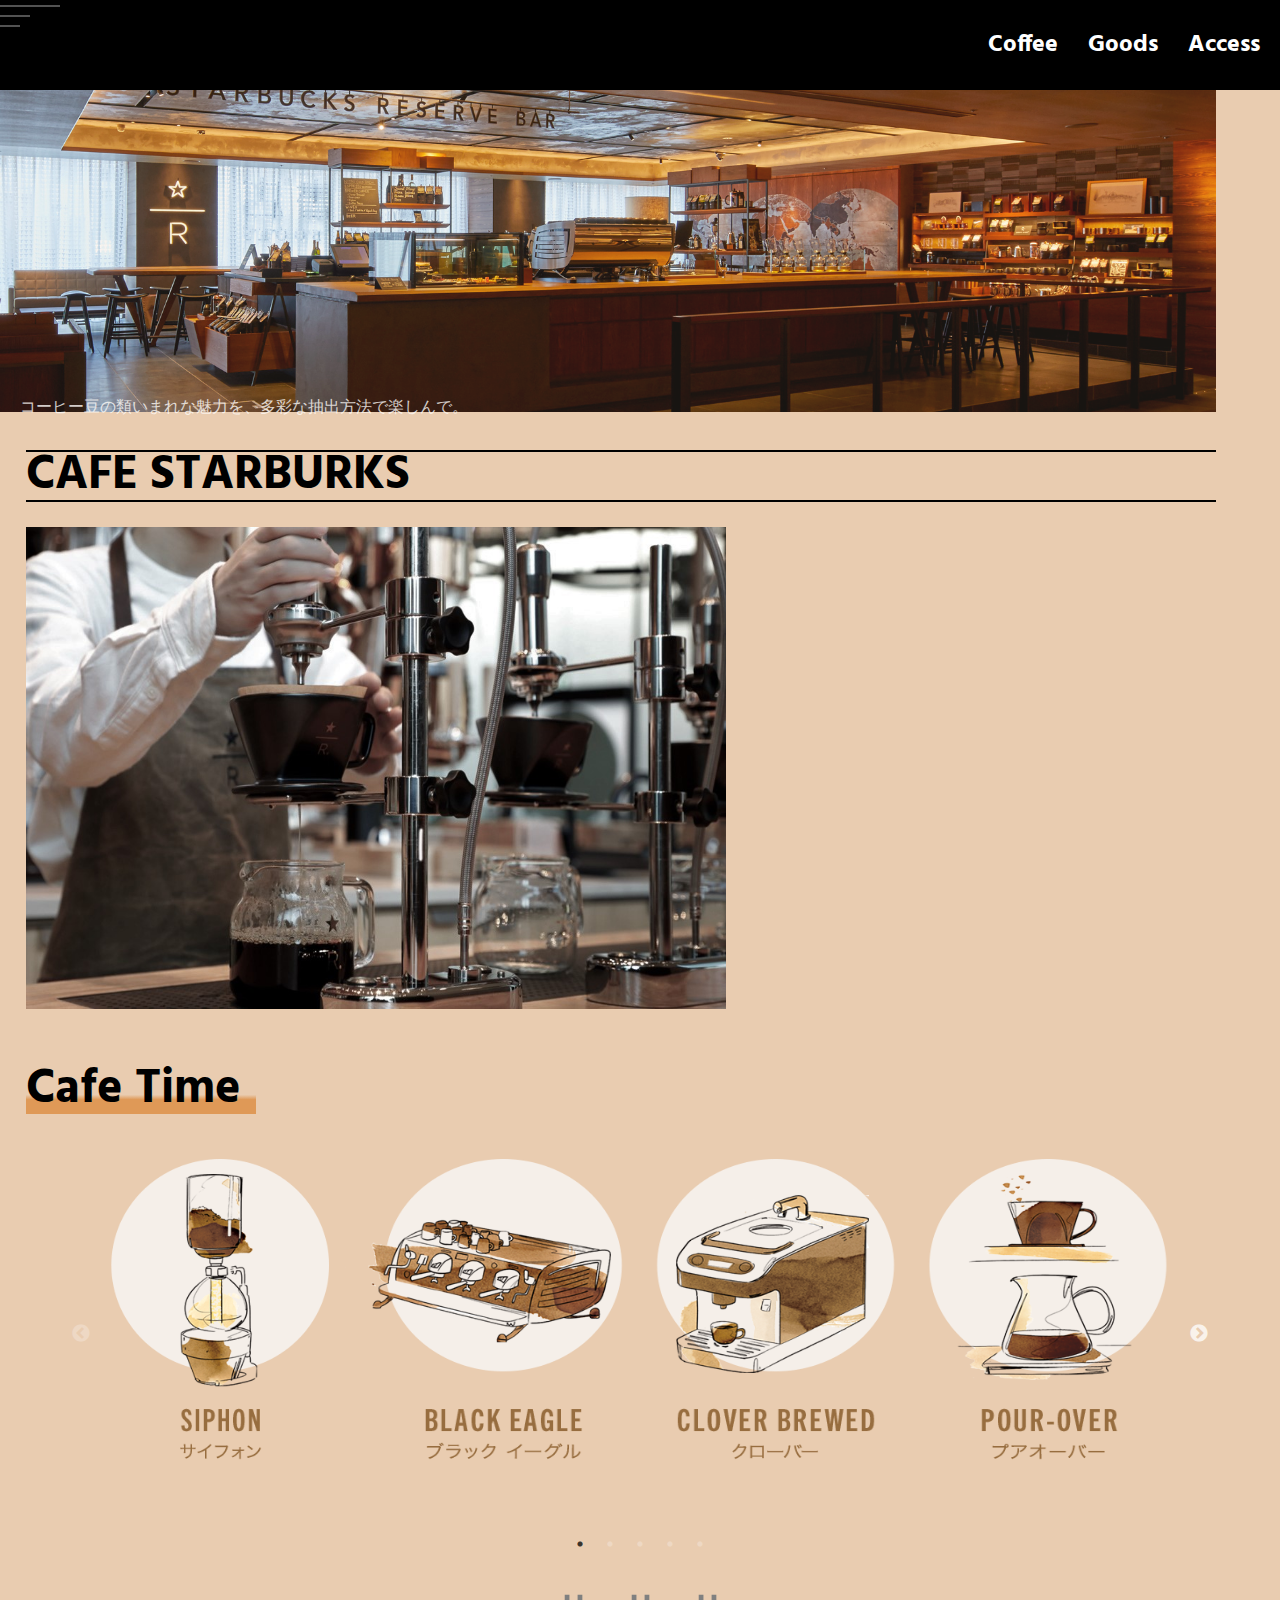
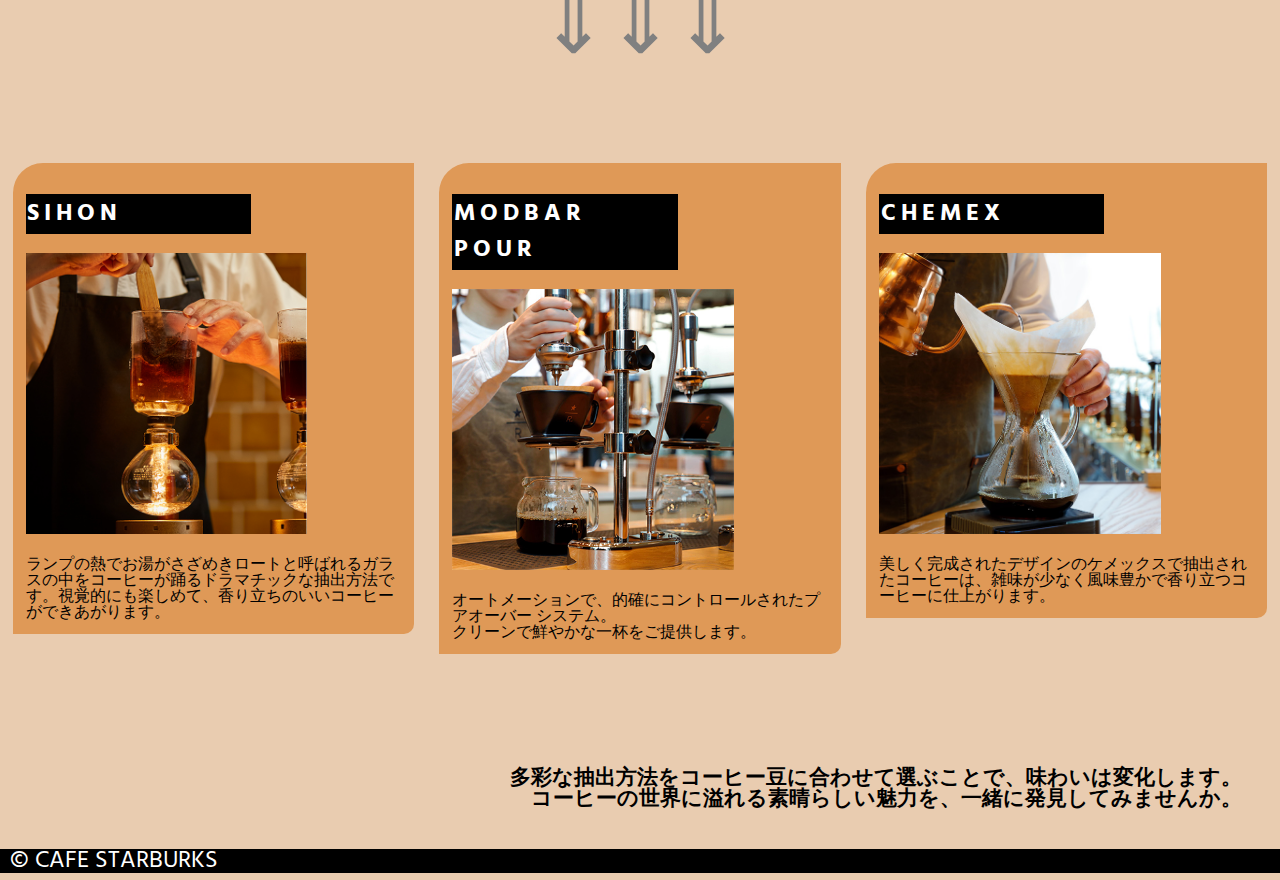
<file: index.html>
<!DOCTYPE html>
<html lang="ja">

<head>
    <meta charset="UTF-8">
    <meta http-equiv="X-UA-Compatible" content="IE=edge">
    <meta name="viewport" content="width=device-width, initial-scale=1.0">
    <link rel="preconnect" href="https://fonts.googleapis.com">
    <link rel="preconnect" href="https://fonts.gstatic.com" crossorigin>
    <link href="https://fonts.googleapis.com/css2?family=Hind:wght@600&display=swap" rel="stylesheet">
    <link rel="stylesheet" href="./slick/slick-theme.css">
    <link rel="stylesheet" href="./slick/slick.css">
    <link rel="stylesheet" href="./reset.css">
    <link rel="stylesheet" href="./assets/css/top.css">
    <title>cafe</title>
</head>

<body>
    <header>
            <!-- ③ハンバーガーボタン -->
            <div id="navArea">
                <nav>
                  <div class="inner">
                      <img src="./img/top_img5.jfif" class="hum">
                    <ul>
                      <li><a href="./menu/index.html">Coffee</a></li>
                      <li><a href="./goods/index.html">Goods</a></li>
                      <li><a href="./acsess/acsess.html">Acsess</a></li>
                    </ul>
                  </div>
                </nav>
              
                <div class="toggle_btn">
                  <span></span>
                  <span></span>
                  <span></span>
                </div>
              
                <div id="mask"></div>
              
              </div>
        <div class="header-left">
            <ul>
                <a href="./menu/index.html" target="_self">
                    <li>Coffee</li>
                </a>
                <a href="./goods/index.html" target="_self">
                    <li>Goods</li>
                </a>
                <a href="./acsess/acsess.html" target="_self">
                    <li>Access</li>
                </a>
            </ul>
        </div>

    </header>
    <section class="title">
        <span>コーヒー豆の類いまれな魅力を、多彩な抽出方法で楽しんで。</span>

    </section>
    <h1>CAFE STARBURKS</h1>
    <section>
        <div class="top_silde">
            <img src="./img/top_img1.jpg" class="top_pic">
            <img src="./img/top_img2.webp" class="top_pic">
            <img src="./img/top_img4.jfif" class="top_pic">
            <img src="./img/top_img3.jfif" class="top_pic">
        </div>
        <div class="sub_title">

        </div>
    </section>
    <h3>Cafe Time</h3>
    <section class="content">

        <div>
            <ul class="slide">
                <a href="#1"><img src="./img/section_pic1.png" class="drip"></a>
                <img src="./img/section_pic2.png" class="drip">
                <img src="./img/section_pic3.png" class="drip">
                <img src="./img/section_pic4.png" class="drip">
                <img src="./img/section_pic5.png" class="drip">
                <a href="#6"><img src="./img/section_pic6.png" class="drip"></a>
                <img src="./img/section_pic7.png" class="drip">
                <a href="#8"><img src="./img/section_pic8.png" class="drip"></a>
            </ul>
        </div>
    </section>
    <section>
        <div class="arrow">
            <p>⇓⇓⇓</p>
        </div>
    </section>
    <section class="sub_content">
    <dl class="item" id="1">
            <dt>
                <h2>SIHON</h2>
                <img src="./img/SIPHON.jpg" class="coffee">
                <p>ランプの熱でお湯がさざめきロートと呼ばれるガラスの中をコーヒーが踊るドラマチックな抽出方法です。視覚的にも楽しめて、香り立ちのいいコーヒーができあがります。</p>
            </dt>
        </dl>
        <dl class="item" id="6">
            <dt>
                <h2>MODBAR POUR</h2>
                <img src="./img/MODBAR POUR=OVER.jpg" class="coffee">
                
                <p>オートメーションで、的確にコントロールされたプアオーバー システム。</p>
                   <p>クリーンで鮮やかな一杯をご提供します。</p> 
            </dt>
        </dl>
        <dl class="item" id="8">
            <dt>
                <h2>CHEMEX</h2>
                <img src="./img/CHEMEX.jpg" class="coffee">
               
                <p>美しく完成されたデザインのケメックスで抽出されたコーヒーは、雑味が少なく風味豊かで香り立つコーヒーに仕上がります。</p>
            </dt>
        </dl>
    </section>
    <section>
        <div class="last">
            <p> 多彩な抽出方法をコーヒー豆に合わせて選ぶことで、味わいは変化します。</p>
            <p>コーヒーの世界に溢れる素晴らしい魅力を、一緒に発見してみませんか。</p>
        </div>
    </section>
    <footer>
        <div>
            <ul>
                <li>&copy CAFE STARBURKS</li>
            </ul>
        </div>
    </footer>
    <!-- <script src="https://ajax.googleapis.com/ajax/libs/jquery/3.3.1/jquery.min.js"></script> -->
    <script src="https://code.jquery.com/jquery-3.6.0.min.js"
        integrity="sha256-/xUj+3OJU5yExlq6GSYGSHk7tPXikynS7ogEvDej/m4=" crossorigin="anonymous"></script>
    <script src="./slick/slick.min.js"></script>
    <script src="./script.js"></script>
</body>

</html>
</file>
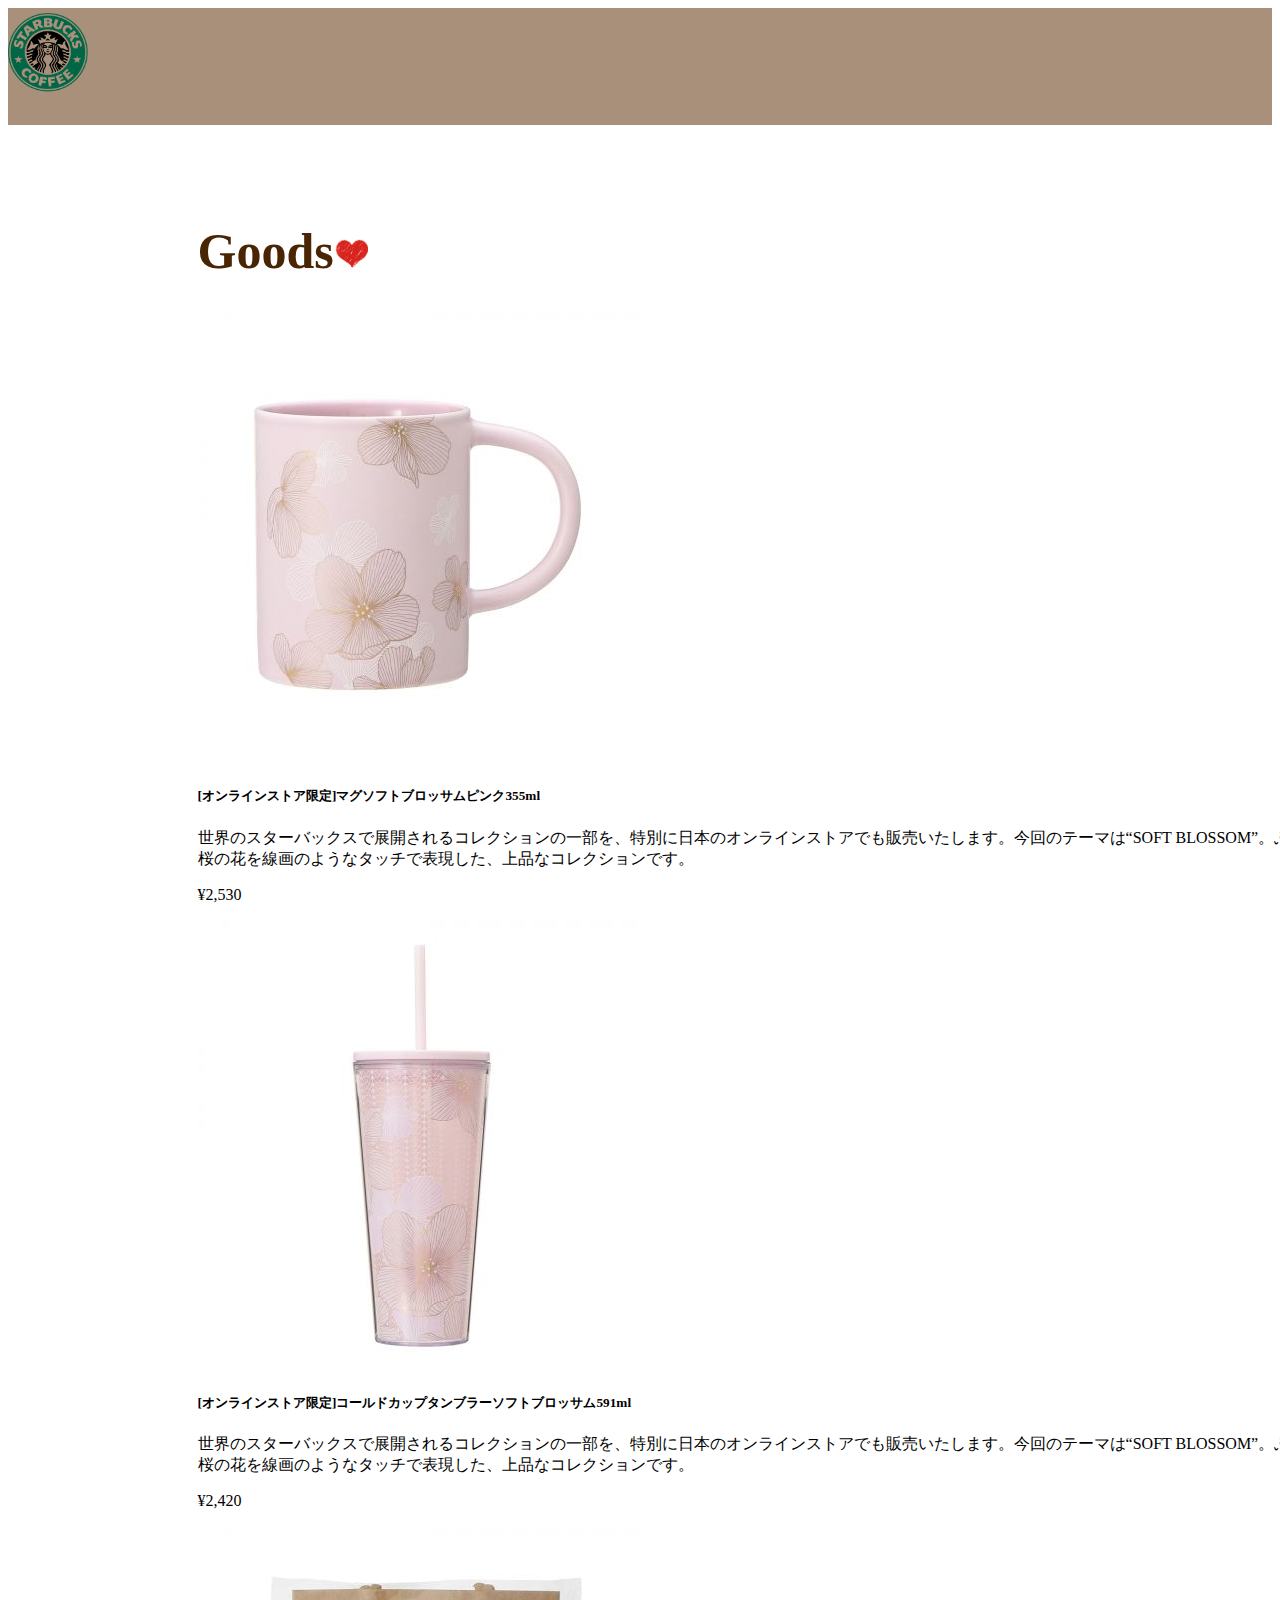
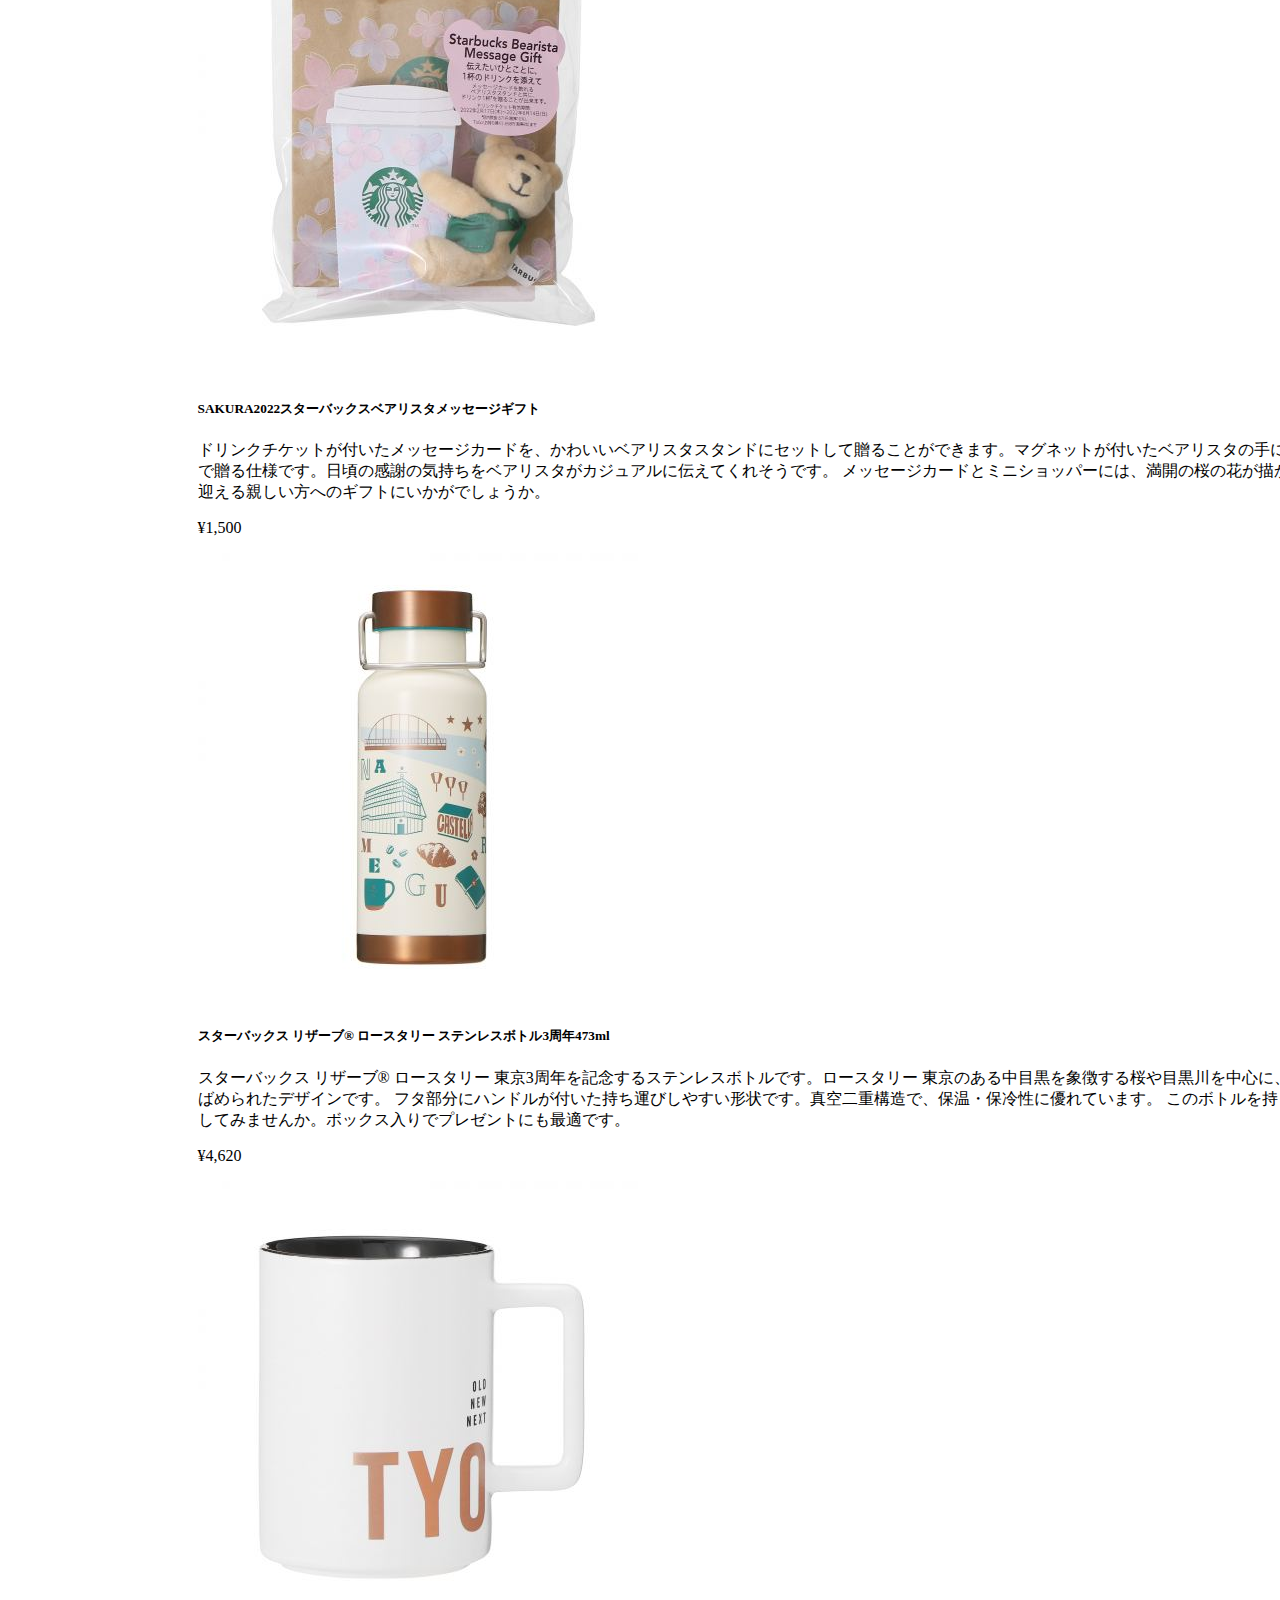
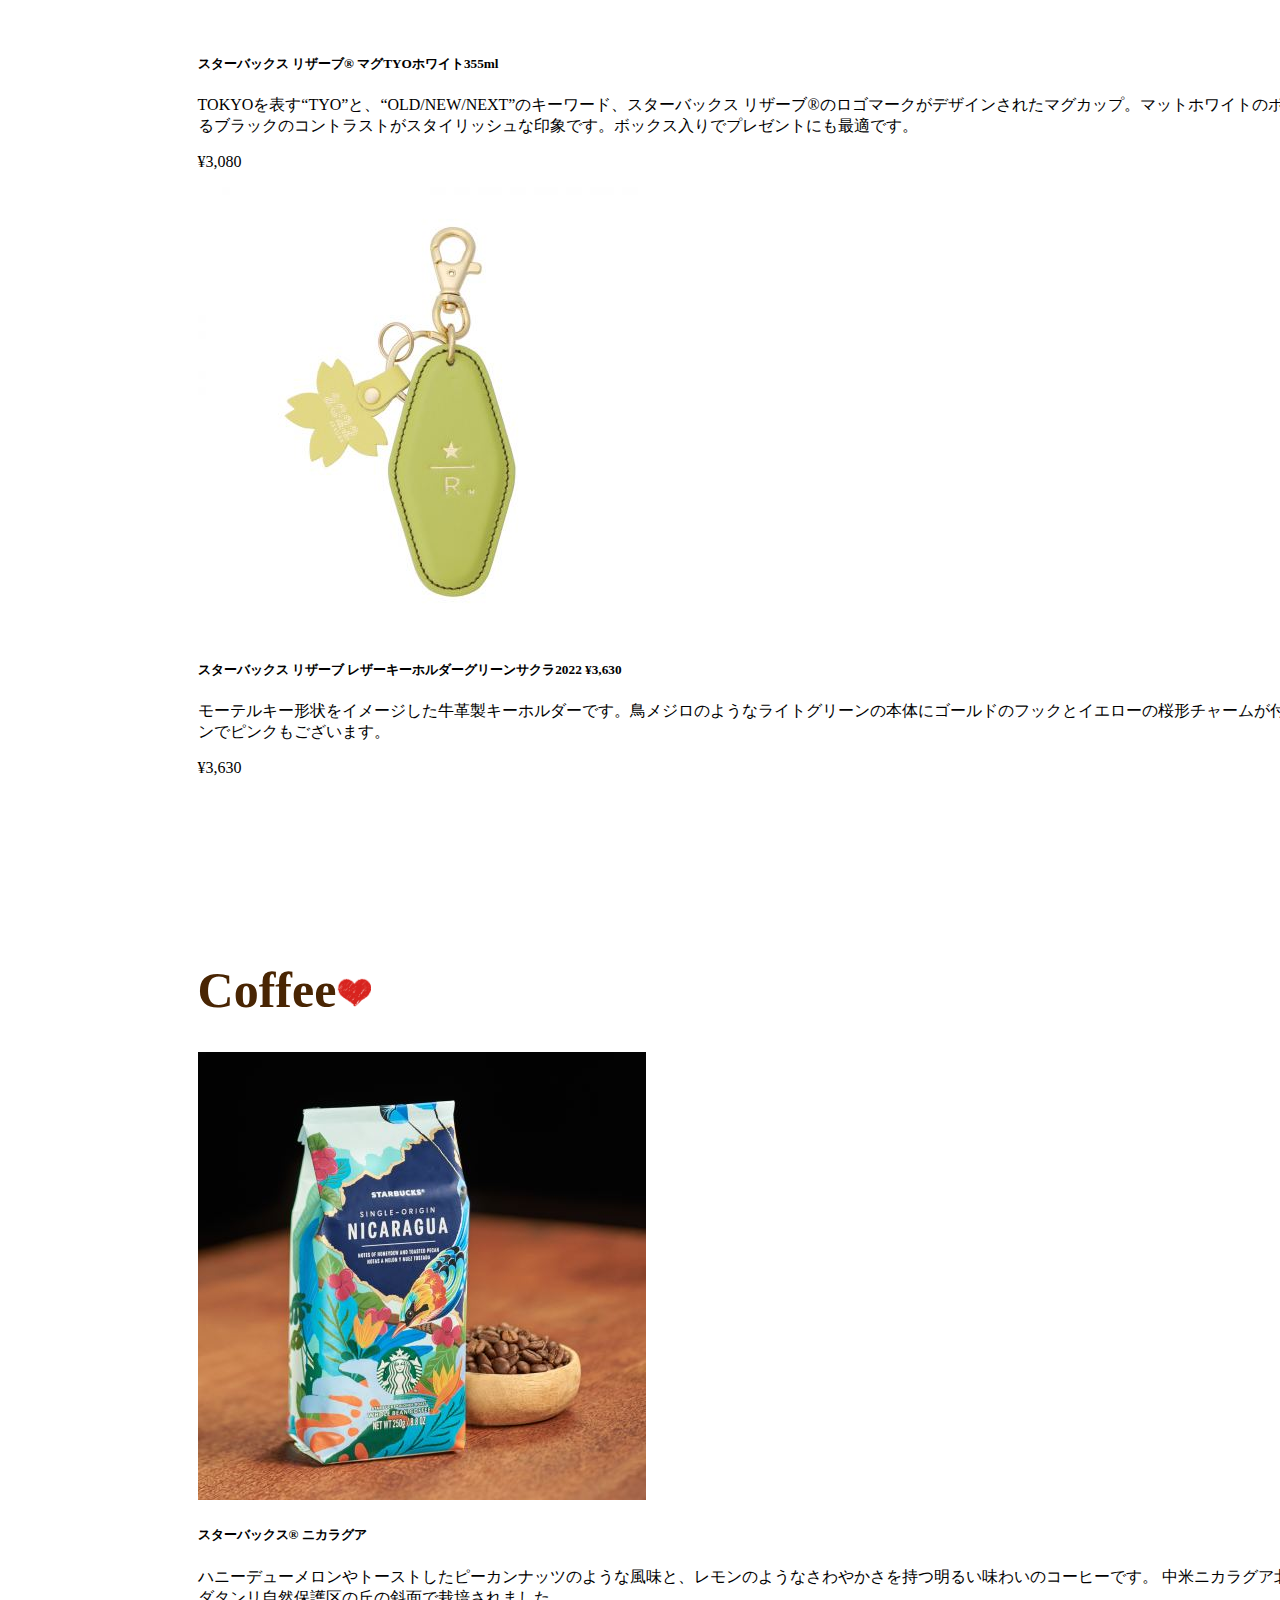
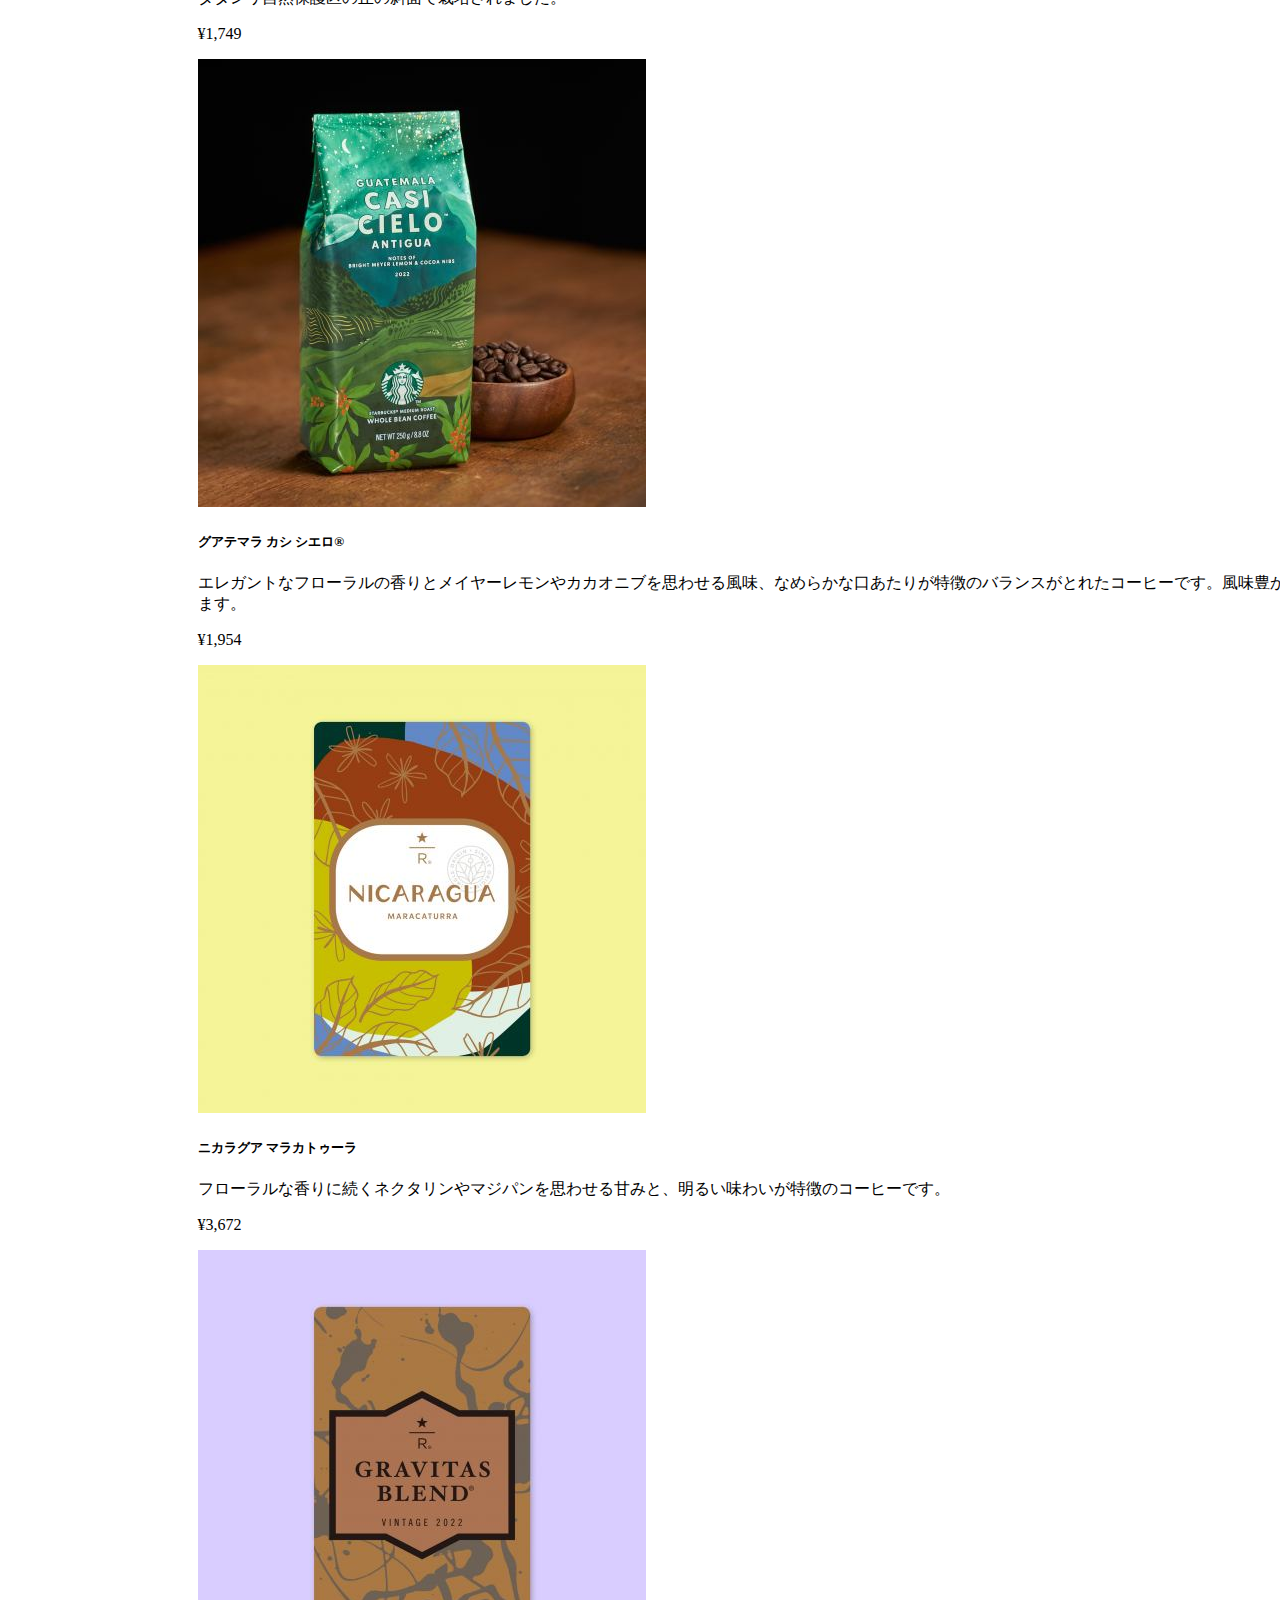
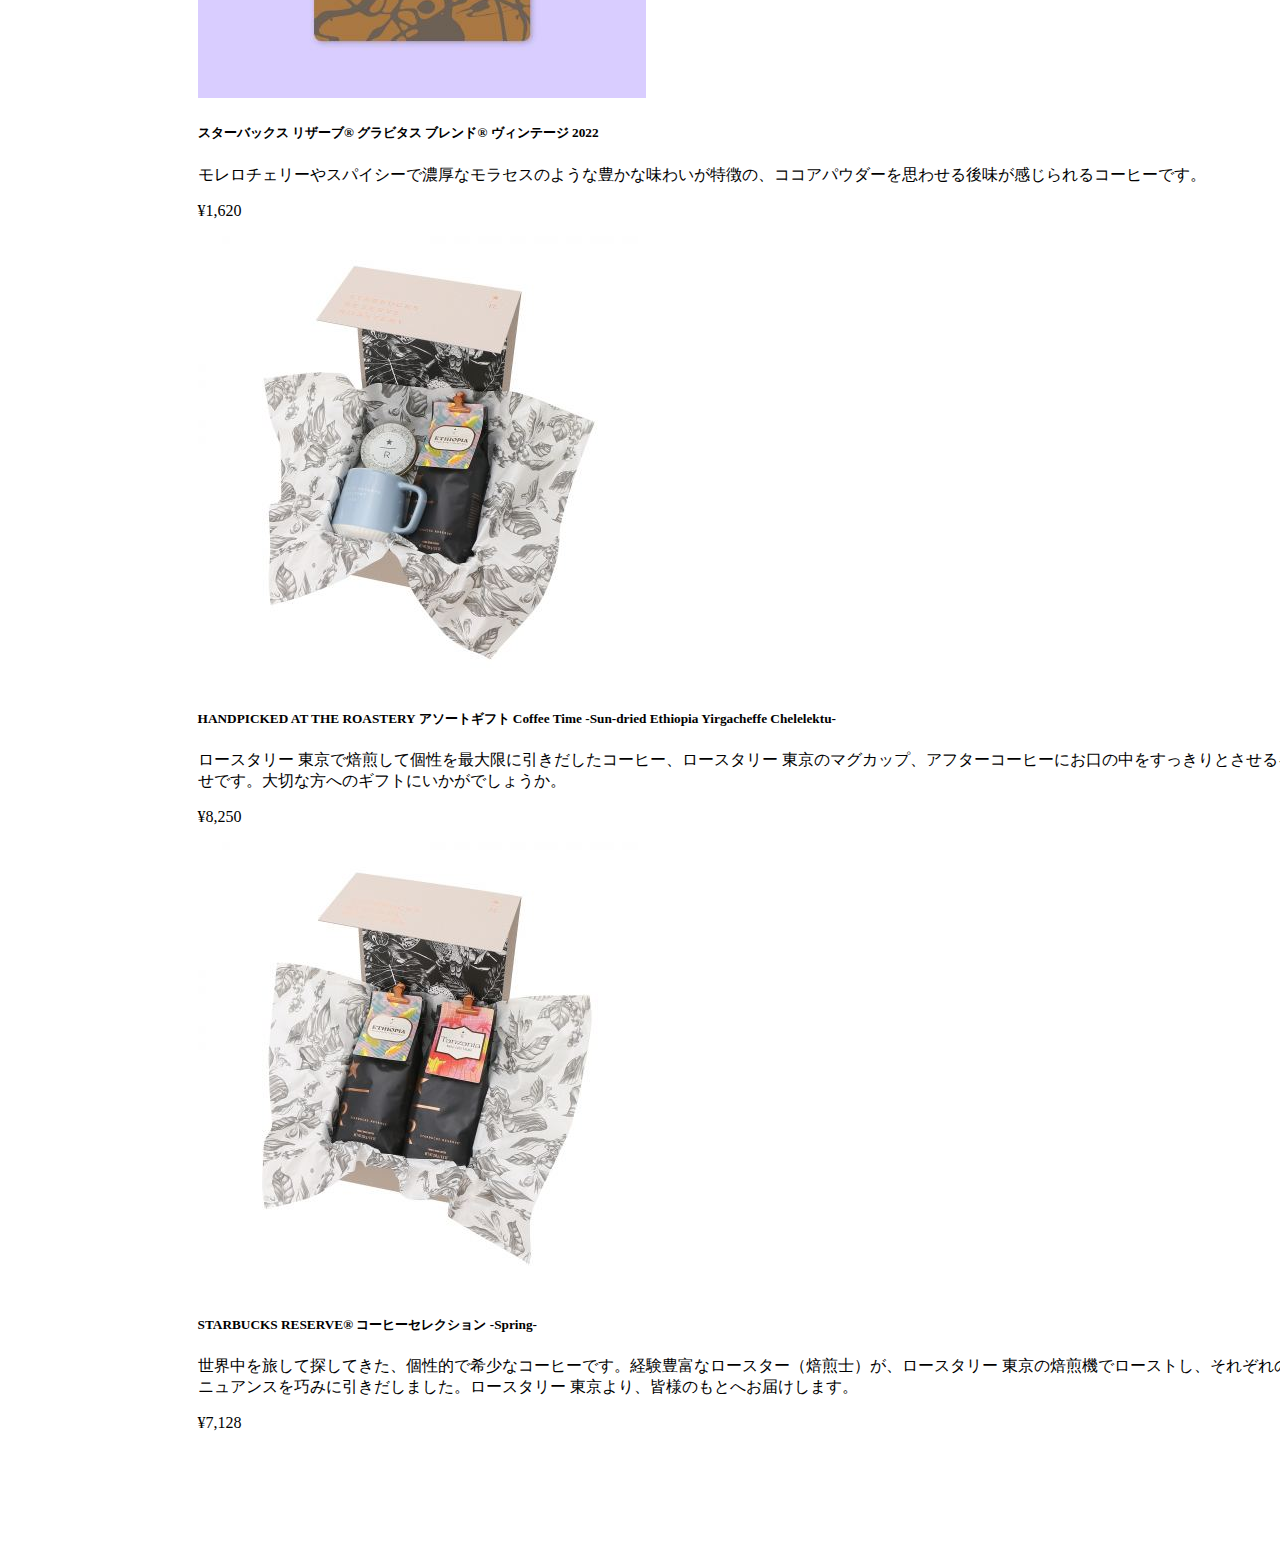
<file: goods/index.html>
<!DOCTYPE html>
<html lang="ja">
<head>
    <meta charset="UTF-8">
    <meta http-equiv="X-UA-Compatible" content="IE=edge">
    <meta name="viewport" content="width=device-width, initial-scale=1.0">
    <link rel="preconnect" href="https://fonts.googleapis.com">
    <link rel="preconnect" href="https://fonts.gstatic.com" crossorigin="">
    <link href="https://fonts.googleapis.com/css2?family=Caveat&amp;display=swap" rel="stylesheet">
    <link href="https://cdn.jsdelivr.net/npm/bootstrap@5.1.3/dist/css/bootstrap.min.css" rel="stylesheet" integrity="sha384-1BmE4kWBq78iYhFldvKuhfTAU6auU8tT94WrHftjDbrCEXSU1oBoqyl2QvZ6jIW3" crossorigin="anonymous">
    <link rel="stylesheet" href="./assets/css/style.css">
    <title>Goods</title>
</head>
<body>
  <header>
    <div class="header_left">
        <img src="./assets/img/logo_transparent.png" alt="logo">
    </div>
</header>
    <main>
        <h1 class="title">Goods<img src="./assets/img/ha-to_transparent.png" alt="heat" class="love"> </h1>
        <div class="row row-cols-1 row-cols-md-3 g-4">
            <div class="col">
              <div class="card h-100">
                <img src="./assets/img/goods2.jpg" class="card-img-top" alt="1">
                <div class="card-body">
                  <h5 class="card-title S">[オンラインストア限定]マグソフトブロッサムピンク355ml</h5>
                  <p class="card-text S">世界のスターバックスで展開されるコレクションの一部を、特別に日本のオンラインストアでも販売いたします。今回のテーマは“SOFT BLOSSOM”。ふんわりと優しい印象の桜の花を線画のようなタッチで表現した、上品なコレクションです。</p>
                  <p class="card-text S">¥2,530</p>
                </div>
              </div>
            </div>
            <div class="col">
              <div class="card h-100">
                <img src="./assets/img/goods3.jpg" class="card-img-top" alt="2">
                <div class="card-body">
                  <h5 class="card-title S">[オンラインストア限定]コールドカップタンブラーソフトブロッサム591ml</h5>
                  <p class="card-text S">世界のスターバックスで展開されるコレクションの一部を、特別に日本のオンラインストアでも販売いたします。今回のテーマは“SOFT BLOSSOM”。ふんわりと優しい印象の桜の花を線画のようなタッチで表現した、上品なコレクションです。</p>
                  <p class="card-text S">¥2,420</p>
                </div>
              </div>
            </div>
            <div class="col">
              <div class="card h-100">
                <img src="./assets/img/goods4.jpg" class="card-img-top" alt="3">
                <div class="card-body">
                  <h5 class="card-title S">SAKURA2022スターバックスベアリスタメッセージギフト</h5>
                  <p class="card-text S">ドリンクチケットが付いたメッセージカードを、かわいいベアリスタスタンドにセットして贈ることができます。マグネットが付いたベアリスタの手にメッセージカードを挟んで贈る仕様です。日頃の感謝の気持ちをベアリスタがカジュアルに伝えてくれそうです。
                    メッセージカードとミニショッパーには、満開の桜の花が描かれています。新生活を迎える親しい方へのギフトにいかがでしょうか。</p>
                    <p class="card-text S">¥1,500</p>
                  </div>
              </div>
            </div>
            <div class="col">
              <div class="card h-100">
                <img src="./assets/img/goods5.jpg" class="card-img-top" alt="4">
                <div class="card-body">
                  <h5 class="card-title S">スターバックス リザーブ® ロースタリー ステンレスボトル3周年473ml</h5>
                  <p class="card-text S">スターバックス リザーブ® ロースタリー 東京3周年を記念するステンレスボトルです。ロースタリー 東京のある中目黒を象徴する桜や目黒川を中心に、色々なモチーフが散りばめられたデザインです。
                    フタ部分にハンドルが付いた持ち運びしやすい形状です。真空二重構造で、保温・保冷性に優れています。
                    このボトルを持って、中目黒の街を散策してみませんか。ボックス入りでプレゼントにも最適です。</p>
                    <p class="card-text S">¥4,620</p>
                </div>
              </div>
            </div>
            <div class="col">
                <div class="card h-100">
                  <img src="./assets/img/goods6.jpg" class="card-img-top" alt="5">
                  <div class="card-body">
                    <h5 class="card-title S">スターバックス リザーブ® マグTYOホワイト355ml</h5>
                    <p class="card-text S">TOKYOを表す“TYO”と、“OLD/NEW/NEXT”のキーワード、スターバックス リザーブ®のロゴマークがデザインされたマグカップ。マットホワイトのボディーと内側のツヤのあるブラックのコントラストがスタイリッシュな印象です。ボックス入りでプレゼントにも最適です。</p>
                    <p class="card-text S">¥3,080</p>
                  </div>
                </div>
              </div>
              <div class="col">
                <div class="card h-100">
                  <img src="./assets/img/goods7.jpg" class="card-img-top" alt="6">
                  <div class="card-body">
                    <h5 class="card-title S">スターバックス リザーブ レザーキーホルダーグリーンサクラ2022 ¥3,630</h5>
                    <p class="card-textS">モーテルキー形状をイメージした牛革製キーホルダーです。鳥メジロのようなライトグリーンの本体にゴールドのフックとイエローの桜形チャームが付いています。
                      同デザインでピンクもございます。</p>
                    <p class="card-text S">¥3,630</p>
                  </div>
                </div>
              </div>
          </div>
        <h1 class="title title2">Coffee<img src="./assets/img/ha-to_transparent.png" alt="heat" class="love"> </h1>
        <div class="row row-cols-1 row-cols-md-3 g-4">
            <div class="col">
              <div class="card h-100">
                <img src="./assets/img/coffee1.jpg" class="card-img-top" alt="1">
                <div class="card-body">
                  <h5 class="card-title S">スターバックス® ニカラグア</h5>
                  <p class="card-text S">ハニーデューメロンやトーストしたピーカンナッツのような風味と、レモンのようなさわやかさを持つ明るい味わいのコーヒーです。
                    中米ニカラグア北部のヒノテガ県にあるダタンリ自然保護区の丘の斜面で栽培されました。</p>
                  <p class="card-text S">¥1,749</p>
                </div>
              </div>
            </div>
            <div class="col">
              <div class="card h-100">
                <img src="./assets/img/coffee2.jpg" class="card-img-top" alt="2">
                <div class="card-body">
                  <h5 class="card-title S">グアテマラ カシ シエロ®</h5>
                  <p class="card-text S">エレガントなフローラルの香りとメイヤーレモンやカカオニブを思わせる風味、なめらかな口あたりが特徴のバランスがとれたコーヒーです。風味豊かで、デザートを際立たせます。</p>
                  <p class="card-text S">¥1,954</p>
                </div>
              </div>
            </div>
            <div class="col">
              <div class="card h-100">
                <img src="./assets/img/coffee3.jpg" class="card-img-top" alt="3">
                <div class="card-body">
                  <h5 class="card-title S">ニカラグア マラカトゥーラ</h5>
                  <p class="card-text S">フローラルな香りに続くネクタリンやマジパンを思わせる甘みと、明るい味わいが特徴のコーヒーです。</p>
                    <p class="card-text S">¥3,672</p>
                  </div>
              </div>
            </div>
            <div class="col">
              <div class="card h-100">
                <img src="./assets/img/coffee4.jpg" class="card-img-top" alt="4">
                <div class="card-body">
                  <h5 class="card-title S">スターバックス リザーブ® グラビタス ブレンド® ヴィンテージ 2022</h5>
                  <p class="card-text S">モレロチェリーやスパイシーで濃厚なモラセスのような豊かな味わいが特徴の、ココアパウダーを思わせる後味が感じられるコーヒーです。</p>
                    <p class="card-text S">¥1,620</p>
                </div>
              </div>
            </div>
            <div class="col">
                <div class="card h-100">
                  <img src="./assets/img/coffee5.jpg" class="card-img-top" alt="5">
                  <div class="card-body">
                    <h5 class="card-title S">HANDPICKED AT THE ROASTERY アソートギフト Coffee Time -Sun-dried Ethiopia Yirgacheffe Chelelektu-</h5>
                    <p class="card-text S">ロースタリー 東京で焙煎して個性を最大限に引きだしたコーヒー、ロースタリー 東京のマグカップ、アフターコーヒーにお口の中をすっきりとさせるキャンディーの組み合わせです。大切な方へのギフトにいかがでしょうか。</p>
                    <p class="card-text S">¥8,250</p>
                  </div>
                </div>
              </div>
              <div class="col">
                <div class="card h-100">
                  <img src="./assets/img/coffee6.jpg" class="card-img-top" alt="6">
                  <div class="card-body">
                    <h5 class="card-title S">STARBUCKS RESERVE® コーヒーセレクション -Spring-</h5>
                    <p class="card-textS">世界中を旅して探してきた、個性的で希少なコーヒーです。経験豊富なロースター（焙煎士）が、ロースタリー 東京の焙煎機でローストし、それぞれのコーヒーごとの風味のニュアンスを巧みに引きだしました。ロースタリー 東京より、皆様のもとへお届けします。</p>
                    <p class="card-text S">¥7,128</p>
                  </div>
                </div>
              </div>
          </div>
          <button class="btn1">
            <a href="../index.html">Home</a>
            <img src="./assets/img/ha-to_transparent.png" alt="ha-to" class="love2">
          </button>
    </main>
    <script src="https://cdn.jsdelivr.net/npm/bootstrap@5.1.3/dist/js/bootstrap.bundle.min.js" integrity="sha384-ka7Sk0Gln4gmtz2MlQnikT1wXgYsOg+OMhuP+IlRH9sENBO0LRn5q+8nbTov4+1p" crossorigin="anonymous"></script>
    <script src="https://ajax.googleapis.com/ajax/libs/jquery/3.3.1/jquery.min.js"></script>
    <script src="./assets/script.js"></script>
</body>
</html>
</file>
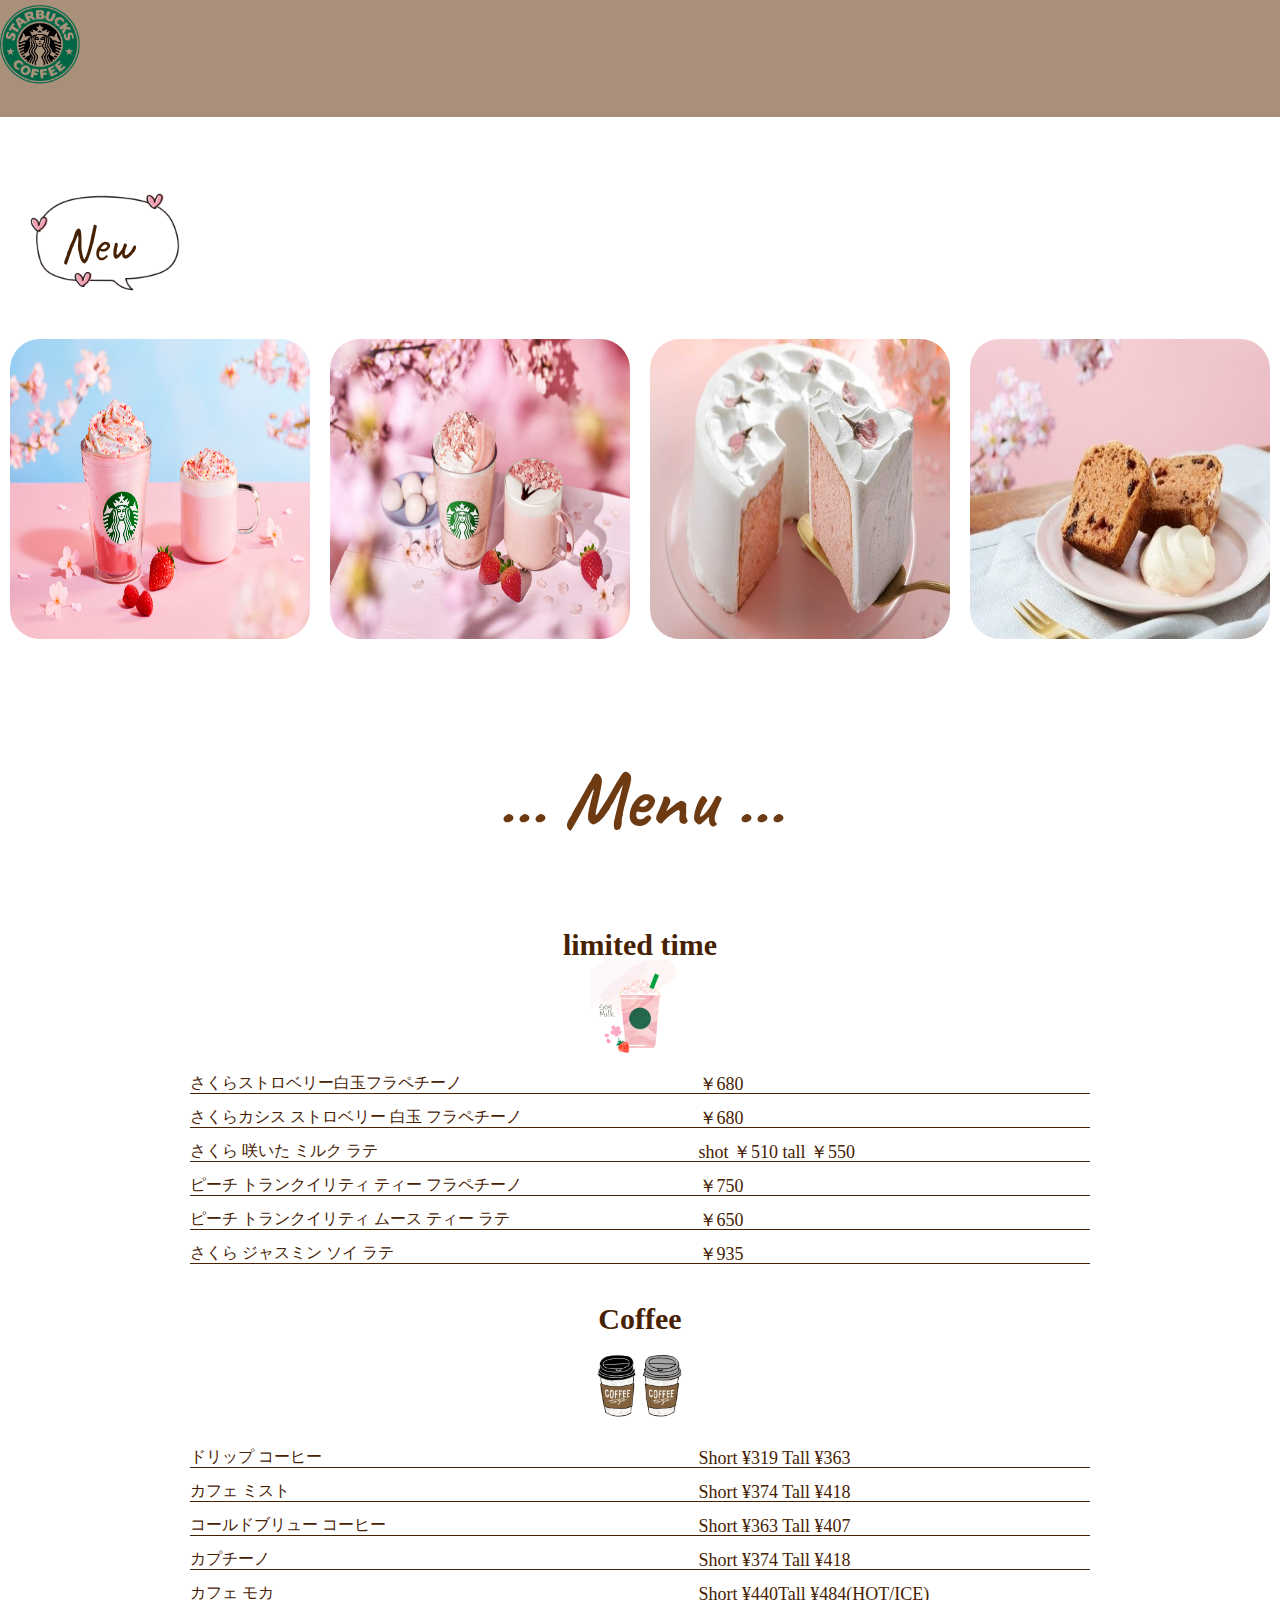
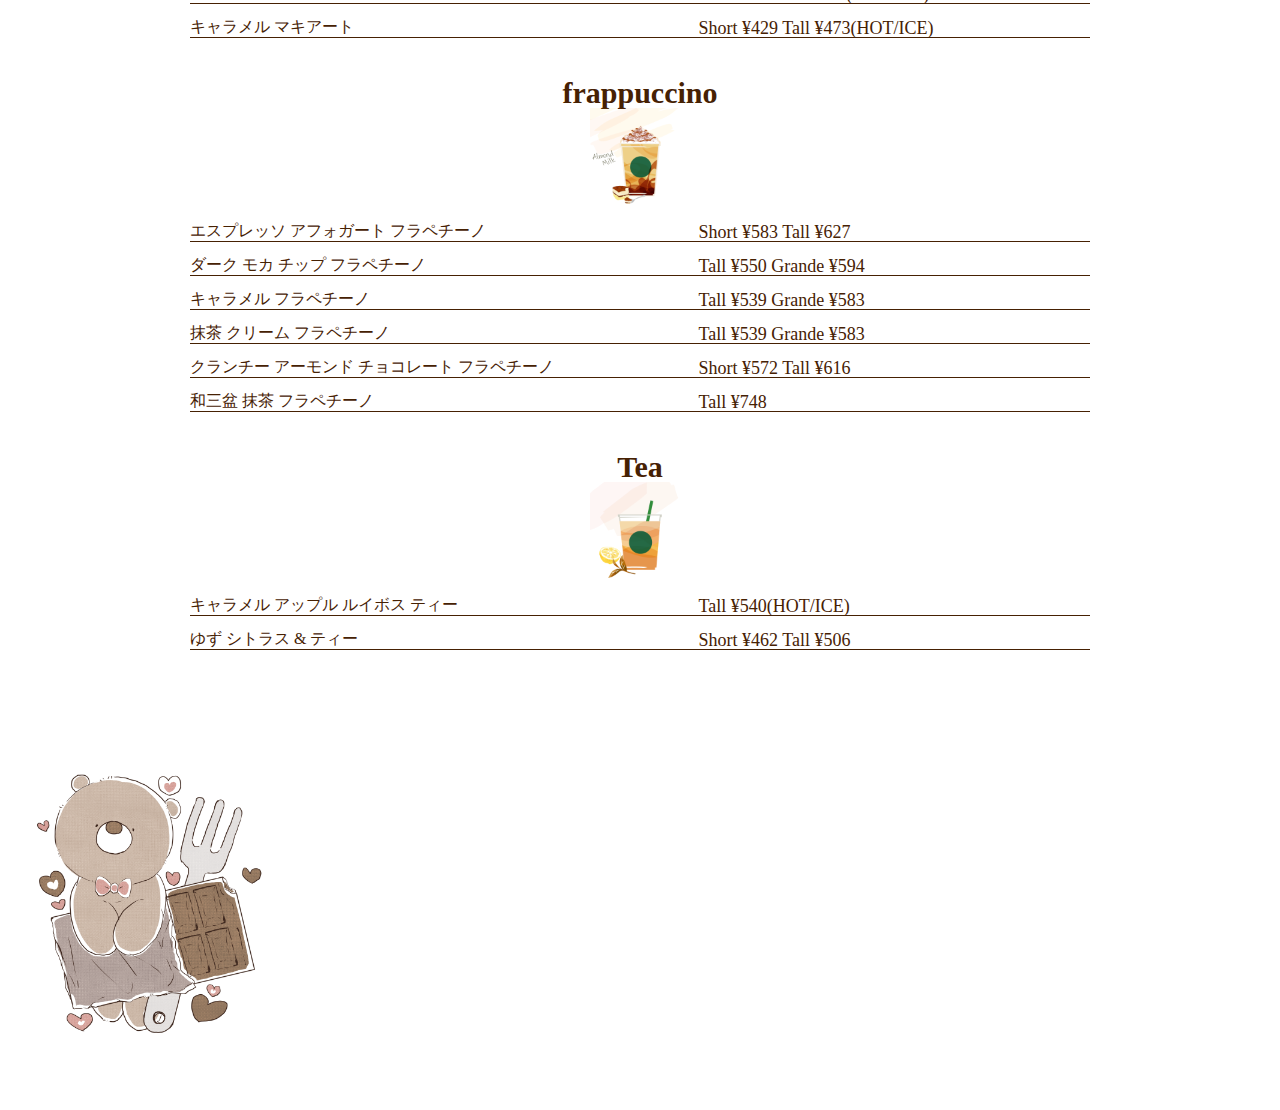
<file: menu/index.html>
<!DOCTYPE html>
<html lang="ja">
<head>
    <meta charset="UTF-8">
    <meta http-equiv="X-UA-Compatible" content="IE=edge">
    <meta name="viewport" content="width=device-width, initial-scale=1.0">
    <link rel="preconnect" href="https://fonts.googleapis.com">
    <link rel="preconnect" href="https://fonts.gstatic.com" crossorigin>
    <link href="https://fonts.googleapis.com/css2?family=Caveat&display=swap" rel="stylesheet">
    <link rel="stylesheet" href="./assets/css/reset.css">
    <link rel="stylesheet" href="./assets/css/style.css">
    <title>mune</title>
</head>
<body>
    <header>
        <div class="header_left">
            <img src="./assets/img/logo_transparent.png" alt="logo">
        </div>
    </header>
    <main class="main">
        <div class="box">
            <img src="./assets/img/fukidasi.png" alt="pop" class="pop">
            <p>New</p>
        </div>
        <div class="wrap slide-paused" ontouchstart="">
            <ul class="slideshow">
                <li class="content">
                    <img src="./assets/img/sakura.jpg" alt="photo">
                </li>
                <li class="content">
                    <img src="./assets/img/sakura2.jpg" alt="photo2">
                </li>
                <li class="content">
                    <img src="./assets/img/sakura3.jpg" alt="photo3">
                </li>
                <li class="content">
                    <img src="./assets/img/sakura4.jpg" alt="photo4">
                </li>
            </ul>
            <ul class="slideshow">
                <li class="content">
                    <img src="./assets/img/sakura.jpg" alt="photo">
                </li>
                <li class="content">
                    <img src="./assets/img/sakura2.jpg" alt="photo2">
                </li>
                <li class="content">
                    <img src="./assets/img/sakura3.jpg" alt="photo3">
                </li>
                <li class="content">
                    <img src="./assets/img/sakura4.jpg" alt="photo4">
                </li>
            </ul>
            <ul class="slideshow">
                <li class="content">
                    <img src="./assets/img/sakura.jpg" alt="photo">
                </li>
                <li class="content">
                    <img src="./assets/img/sakura2.jpg" alt="photo2">
                </li>
                <li class="content">
                    <img src="./assets/img/sakura3.jpg" alt="photo3">
                </li>
                <li class="content">
                    <img src="./assets/img/sakura4.jpg" alt="photo4">
                </li>
            </ul>
        </div>
        <div class="position">
            <h1>... Menu ...</h1>
            <div class="main_menu">
                <div class="sub_title">
                    <h2>limited time</h2>
                    <img src="./assets/img/sakura_fura.png" alt="sakura" class="irasuto">
                </div>
                <div class="menu">
                    <dl>
                        <dd>さくらストロベリー白玉フラペチーノ</dd>
                        <dt>￥680</dt>
                    </dl>
                    <dl>
                        <dd>さくらカシス ストロベリー 白玉 フラペチーノ</dd>
                        <dt>￥680</dt>
                    </dl>
                    <dl>
                        <dd>さくら 咲いた ミルク ラテ</dd>
                        <dt>shot ￥510 tall ￥550 </dt>
                    </dl>
                    <dl>
                        <dd>ピーチ トランクイリティ ティー フラペチーノ</dd>
                        <dt>￥750</dt>
                    </dl>
                    <dl>
                        <dd>ピーチ トランクイリティ ムース ティー ラテ</dd>
                        <dt>￥650</dt>
                    </dl>
                    <dl>
                        <dd>さくら ジャスミン ソイ ラテ</dd>
                        <dt>￥935</dt>
                    </dl>
                </div>
                <div class="sub_title">
                    <h2>Coffee</h2>
                    <img src="./assets/img/coffee.png" alt="coffee" class="irasuto">
                </div>
                <div class="menu">
                    <dl>
                        <dd>ドリップ コーヒー</dd>
                        <dt>Short ¥319 Tall ¥363</dt>
                    </dl>
                    <dl>
                        <dd>カフェ ミスト</dd>
                        <dt>Short ¥374 Tall ¥418</dt>
                    </dl>
                    <dl>
                        <dd>コールドブリュー コーヒー</dd>
                        <dt>Short ¥363 Tall ¥407</dt>
                    </dl>
                    <dl>
                        <dd>カプチーノ</dd>
                        <dt>Short ¥374 Tall ¥418</dt>
                    </dl>
                    <dl>
                        <dd>カフェ モカ</dd>
                        <dt>Short ¥440Tall ¥484(HOT/ICE)</dt>
                    </dl>
                    <dl>
                        <dd>キャラメル マキアート</dd>
                        <dt>Short ¥429 Tall ¥473(HOT/ICE)</dt>
                    </dl>
                </div>
                <div class="sub_title">
                    <h2>frappuccino</h2>
                    <img src="./assets/img/fura.png" alt="furape" class="irasuto">
                </div>
                <div class="menu">
                    <dl>
                        <dd>エスプレッソ アフォガート フラペチーノ</dd>
                        <dt>Short ¥583 Tall ¥627</dt>
                    </dl>
                    <dl>
                        <dd>ダーク モカ チップ フラペチーノ</dd>
                        <dt>Tall ¥550 Grande ¥594</dt>
                    </dl>
                    <dl>
                        <dd>キャラメル フラペチーノ</dd>
                        <dt>Tall ¥539 Grande ¥583</dt>
                    </dl>
                    <dl>
                        <dd>抹茶 クリーム フラペチーノ</dd>
                        <dt>Tall ¥539 Grande ¥583</dt>
                    </dl>
                    <dl>
                        <dd>クランチー アーモンド チョコレート フラペチーノ</dd>
                        <dt>Short ¥572 Tall ¥616</dt>
                    </dl>
                    <dl>
                        <dd>和三盆 抹茶 フラペチーノ</dd>
                        <dt>Tall ¥748</dt>
                    </dl>
                </div>
                <div class="sub_title">
                    <h2>Tea</h2>
                    <img src="./assets/img/tea.png" alt="tea" class="irasuto">
                </div>
                <div class="menu">
                    <dl>
                        <dd>キャラメル アップル ルイボス ティー</dd>
                        <dt>Tall ¥540(HOT/ICE)</dt>
                    </dl>
                    <dl>
                        <dd>ゆず シトラス & ティー</dd>
                        <dt>Short ¥462 Tall ¥506</dt>
                    </dl>
                </div>
            </div>
        </div>
        <div class="footer">
            <img src="./assets/img/kuma.png" alt="kuma" class="kuma">
            <button class="btn">
                <!-- 後でやる -->
                <a href="../index.html">Home</a>
                <img src="./assets/img/ha-to_transparent.png" alt="heat" class="love"> 
            </button>
        </div>
    </main>
</body>
</html>
</file>
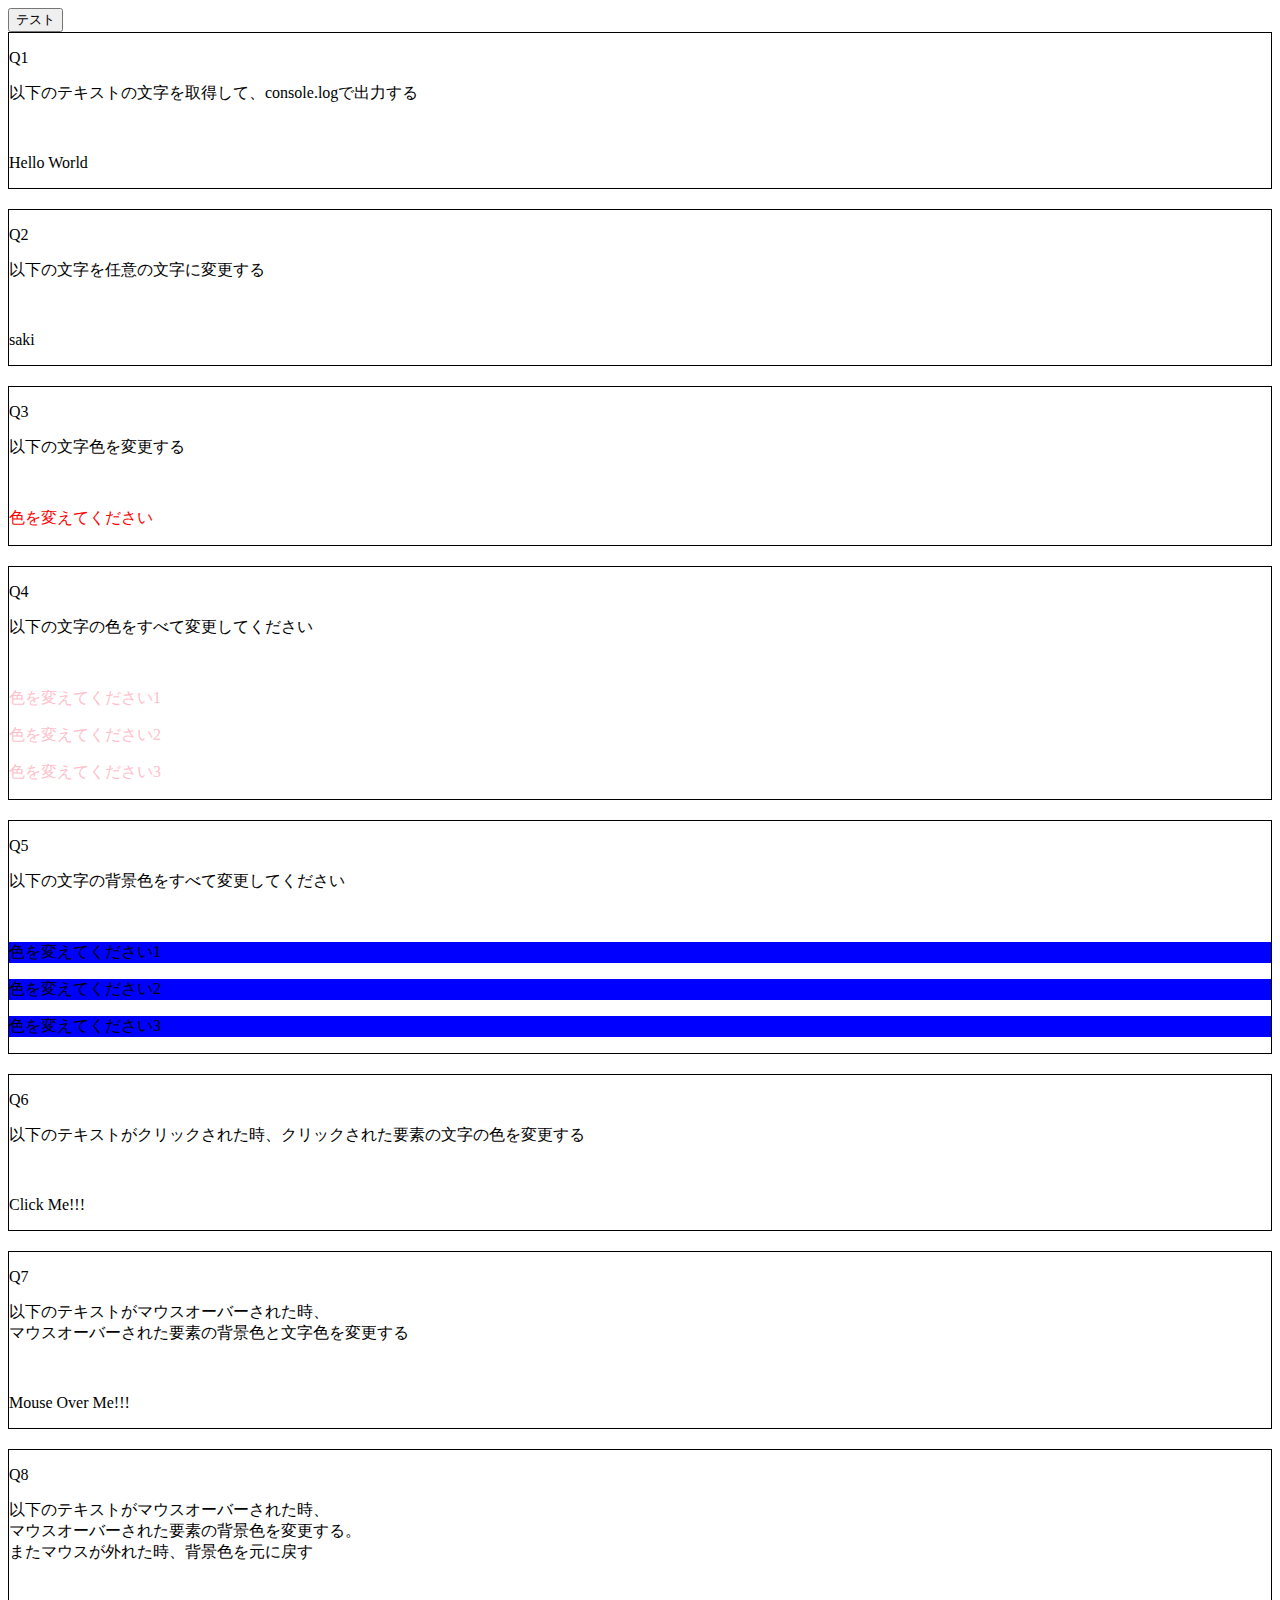
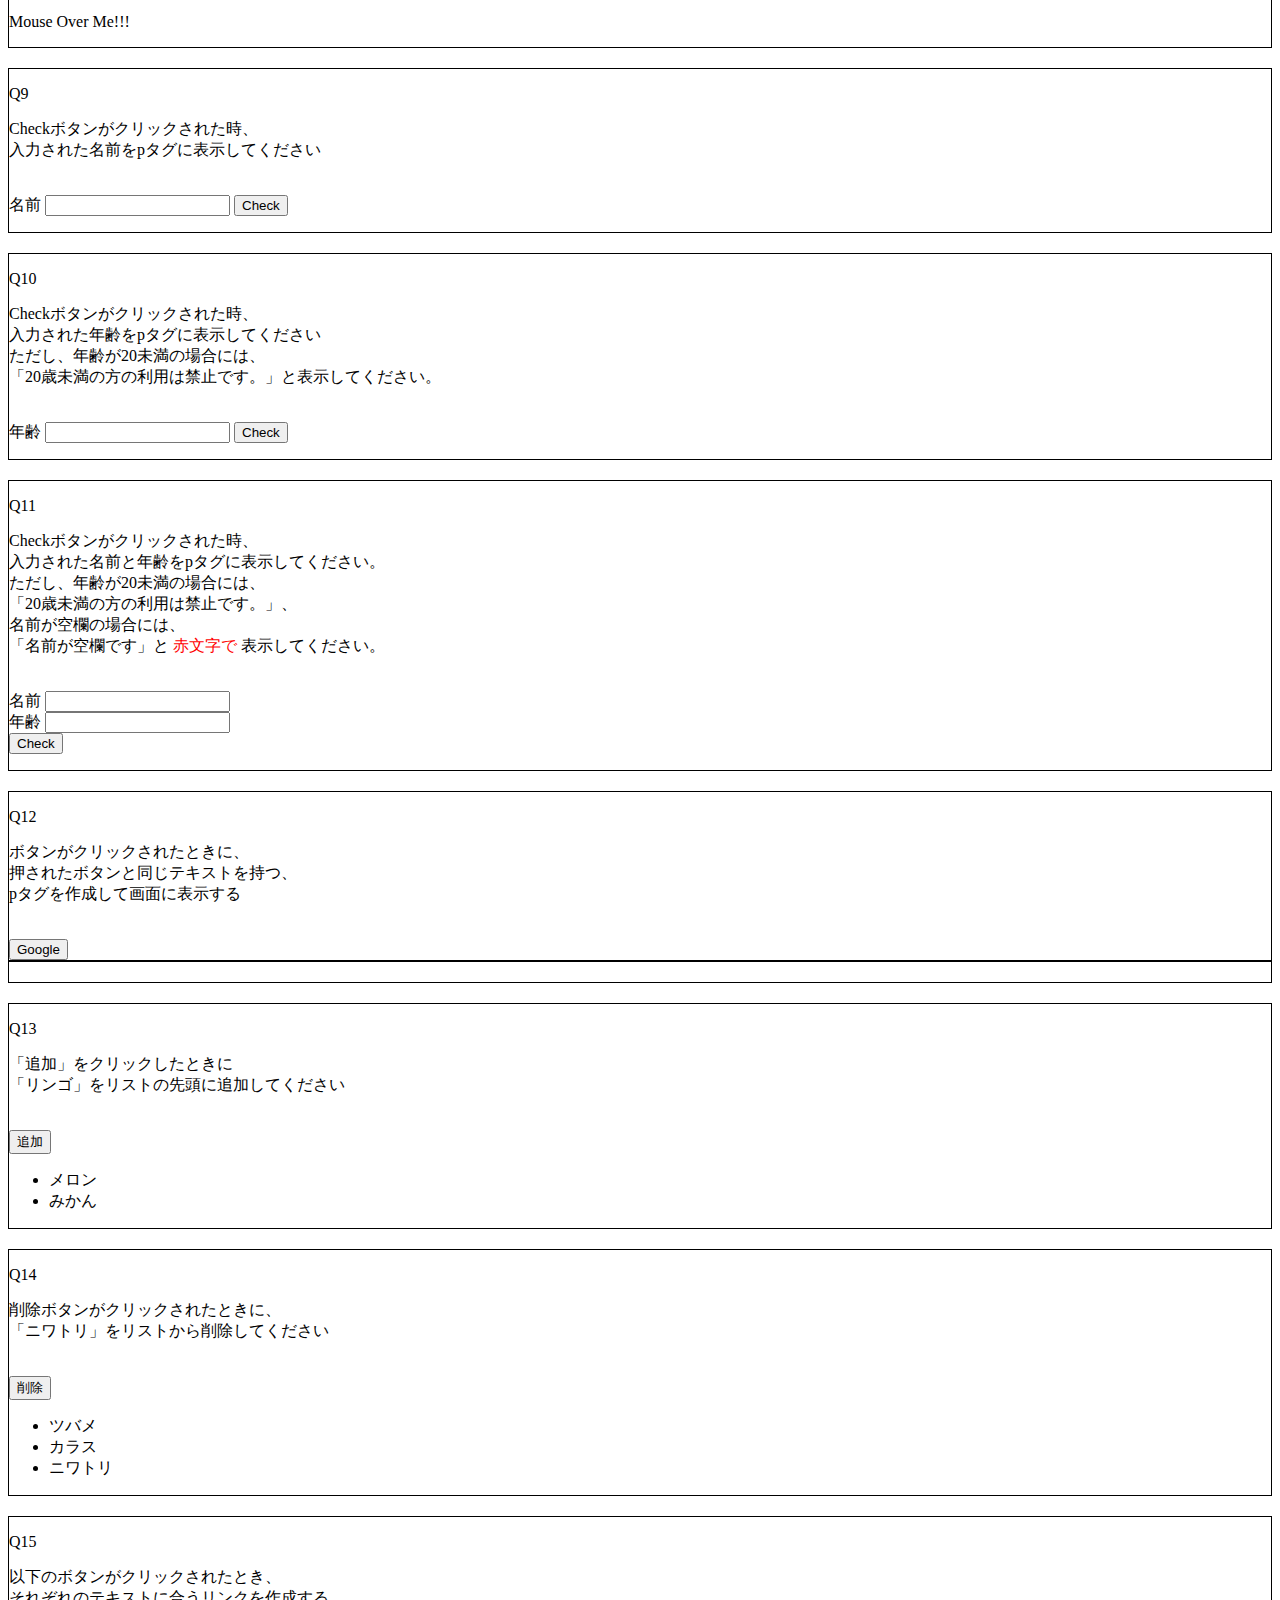
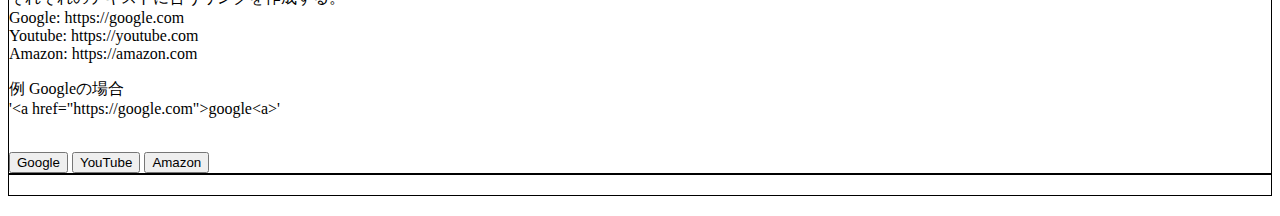
<file: menu/nexseed/02_JS_DOM_練習問題/index.html>
<!DOCTYPE html>
<html lang="en">

<head>
  <meta charset="UTF-8">
  <meta name="viewport" content="width=device-width, initial-scale=1.0">
  <meta http-equiv="X-UA-Compatible" content="ie=edge">
  <title>Document</title>
  <style>
    div {
      border: 1px solid black;
      margin-bottom: 20px;
    }
  </style>
</head>

<body>
  <!-- button#btn-test{テスト} -->
  <button id="btn-test">テスト</button>

  <div>
    <p>Q1</p>
    <p>以下のテキストの文字を取得して、console.logで出力する</p>

    <br>

    <p id="q1-text">Hello World</p>
  </div>

  <div>
    <p>Q2</p>
    <p>以下の文字を任意の文字に変更する</p>

    <br>

    <p id="q2-text">変更してください</p>
  </div>

  <div>
    <p>Q3</p>
    <p>以下の文字色を変更する</p>

    <br>

    <p id="q3-text">色を変えてください</p>
  </div>

  <div>
    <p>Q4</p>
    <p>以下の文字の色をすべて変更してください</p>

    <br>

    <p class="q4-text">色を変えてください1</p>
    <p class="q4-text">色を変えてください2</p>
    <p class="q4-text">色を変えてください3</p>
  </div>

  <div>
    <p>Q5</p>
    <p>以下の文字の背景色をすべて変更してください</p>

    <br>

    <p class="q5-text">色を変えてください1</p>
    <p class="q5-text">色を変えてください2</p>
    <p class="q5-text">色を変えてください3</p>
  </div>

  <div>
    <p>Q6</p>
    <p>以下のテキストがクリックされた時、クリックされた要素の文字の色を変更する</p>

    <br>

    <p id="q6-text">Click Me!!!</p>
  </div>

  <div>
    <p>Q7</p>
    <p>以下のテキストがマウスオーバーされた時、 <br>
      マウスオーバーされた要素の背景色と文字色を変更する
    </p>

    <br>

    <p id="q7-text">Mouse Over Me!!!</p>
  </div>

  <div>
    <p>Q8</p>
    <p>
      以下のテキストがマウスオーバーされた時、 <br>
      マウスオーバーされた要素の背景色を変更する。 <br>
      またマウスが外れた時、背景色を元に戻す
    </p>

    <br>

    <p id="q8-text">Mouse Over Me!!!</p>
  </div>

  <div>
    <p>Q9</p>
    <p>
      Checkボタンがクリックされた時、<br>
      入力された名前をpタグに表示してください
    </p>

    <br>
    <labe>名前</labe>
    <input type="text" id="q9-input">
    <button id="q9-btn">Check</button>

    <p id="q9-result"></p>
  </div>

  <div>
    <p>Q10</p>
    <p>
      Checkボタンがクリックされた時、<br>
      入力された年齢をpタグに表示してください <br>
      ただし、年齢が20未満の場合には、<br>
      「20歳未満の方の利用は禁止です。」と表示してください。
    </p>

    <br>
    <labe>年齢</labe>
    <input type="number" id="q10-input">
    <button class="q10-btn">Check</button>

    <p id="q10-result"></p>
  </div>

  <div>
    <p>Q11</p>
    <p>
      Checkボタンがクリックされた時、<br>
      入力された名前と年齢をpタグに表示してください。<br>
      ただし、年齢が20未満の場合には、<br>
      「20歳未満の方の利用は禁止です。」、<br>
      名前が空欄の場合には、<br>
      「名前が空欄です」と <span style="color:red">赤文字で</span> 表示してください。<br>
    </p>
    <br>

    <labe>名前</labe>
    <input type="text" id="q11-input-name" name="username">
    <br>

    <labe>年齢</labe>
    <input type="number" id="q11-input-age" name="age">
    <br>

    <button class="q11-btn">Check</button>

    <p id="q11-result-name"></p>
    <p id="q11-result-age"></p>
  </div>

  <div>
    <p>Q12</p>
    <p>
      ボタンがクリックされたときに、<br>
      押されたボタンと同じテキストを持つ、<br>
      pタグを作成して画面に表示する
    </p>
    <br>
    <button class="q12-btn">Google</button>

    <div class="q12-result"></div>
  </div>

  <div>
    <p>Q13</p>
    <p>
      「追加」をクリックしたときに<br>
      「リンゴ」をリストの先頭に追加してください
    </p>
    <br>
    <button class="q13-btn">追加</button>
    <ul id="q13-box">
      <li>メロン</li>
      <li>みかん</li>
    </ul>
  </div>

  <div>
    <p>Q14</p>
    <p>
      削除ボタンがクリックされたときに、<br>
      「ニワトリ」をリストから削除してください
    </p>

    <br>
    <button class="q14-btn">削除</button>
    <ul>
      <li id="swallow">ツバメ</li>
      <li id="crow">カラス</li>
      <li id="chicken">ニワトリ</li>
    </ul>
  </div>

  <div>
    <p>Q15</p>
    <p>
      以下のボタンがクリックされたとき、<br>
      それぞれのテキストに合うリンクを作成する。<br>
      Google: https://google.com <br>
      Youtube: https://youtube.com <br>
      Amazon: https://amazon.com
    </p>
    <p>
      例 Googleの場合 <br>
      '&lt;a href="https://google.com"&gt;google&lt;a&gt;'
    </p>

    <br>

    <button class="q15-btn">Google</button>
    <button class="q15-btn">YouTube</button>
    <button class="q15-btn">Amazon</button>

    <br>
    <div class="q15-link-list">

    </div>

  </div>

  <script src="script.js"></script>
  <!-- <script src="answer.js"></script> -->
</body>

</html>
</file>
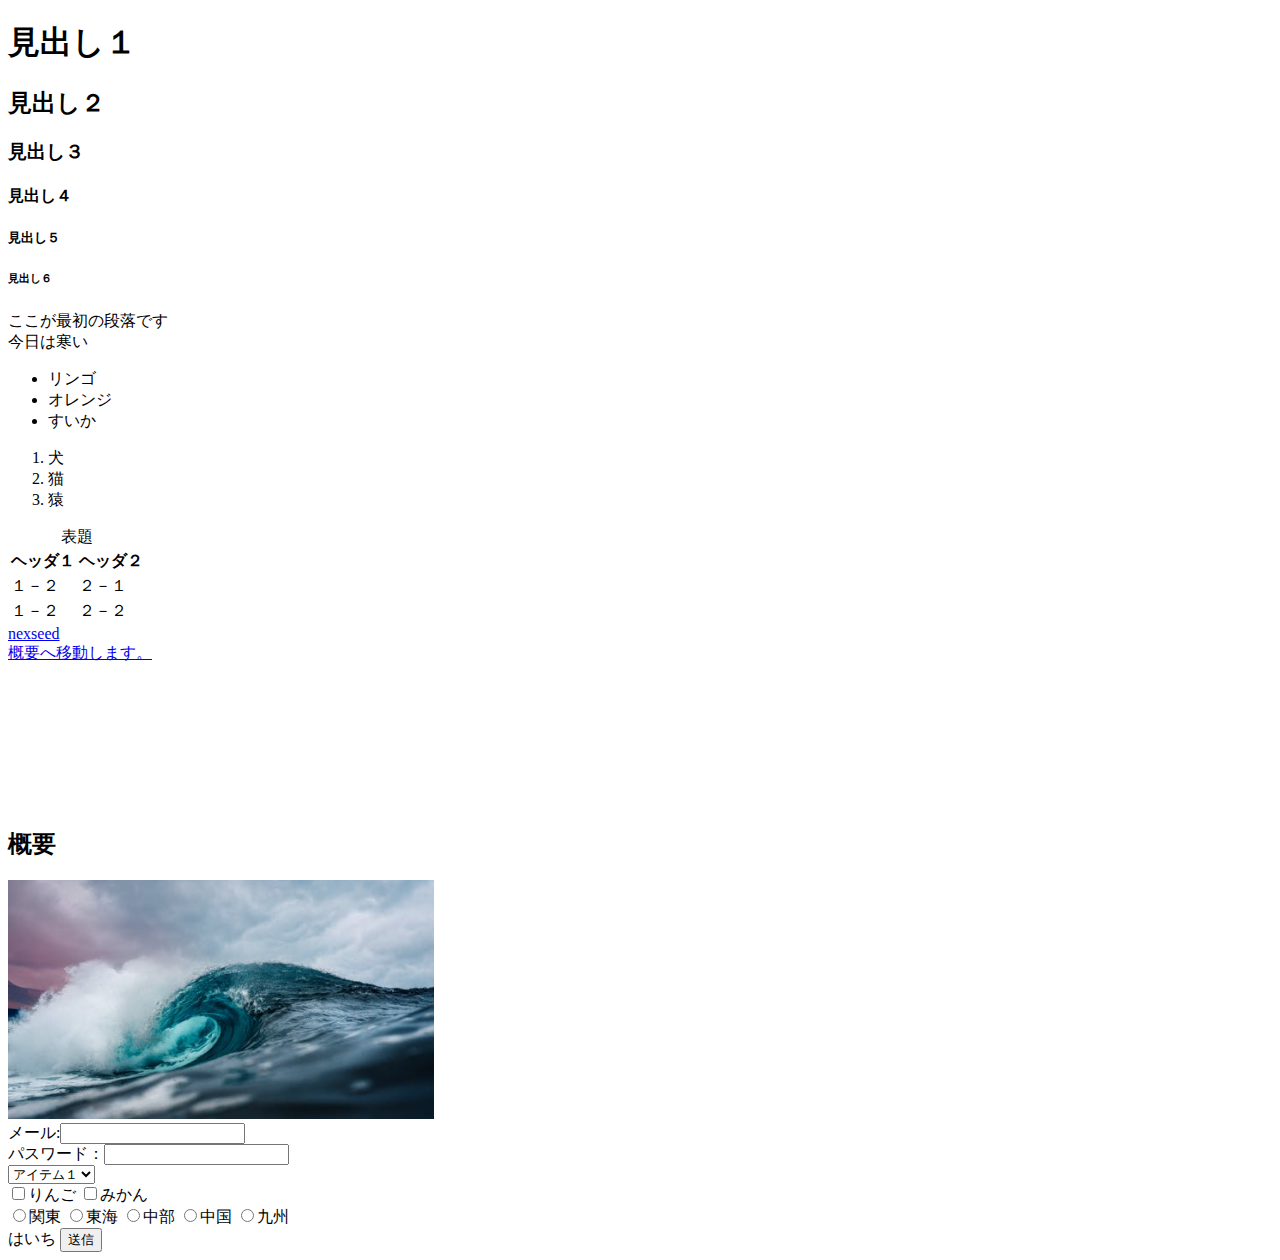
<file: menu/nexseed/day0112/index.Html>
<!DOCTYPE html>
<html lang="ja">
<head>
    <meta charset="UTF-8">
    <meta http-equiv="X-UA-Compatible" content="IE=edge">
    <meta name="viewport" content="width=device-width, initial-scale=1.0">
    <title>html_practuce</title>
</head>
<body>
    <div> 
        <h1>見出し１</h1>
        <h2>見出し２</h2>
        <h3>見出し３</h3>
        <h4>見出し４</h4>
        <h5>見出し５</h5>
        <h6>見出し６</h6>
        <p>ここが最初の段落です<br>今日は寒い
        </p>
        <ul>
            <li>リンゴ</li>
            <li>オレンジ</li>
            <li>すいか</li>
        </ul>
        <ol>
            <li>犬</li>
            <li>猫</li>
            <li>猿</li>
        </ol>
    </div>      
    <div>
        <table>
            <caption>表題</caption>
            <thead>
                <tr>
                    <th>ヘッダ１</th>
                    <th>ヘッダ２</th>
                </tr>
            </thead>
            <tbody>
                <tr>
                    <td>１－２</td>
                    <td>２－１</td>
                </tr>
                <tr>
                    <td>１－２</td>
                    <td>２－２</td>
                </tr>
            </tbody>
        </table>
    </div>    
    <div>
        <a href="https://nexseed.net" target="_blank">nexseed</a>
    </div>    
    <div>
        <a href="#section-01">概要へ移動します。</a>
        <br>
        <br>
        <br>
        <br>
        <br>
        <br>
        <br>
        <br>
        <br>
        <h2 id="serection-01">概要</h2>
    </div>
    <div>
        <img src="sample3.png" alt="Nexseed_logo">
    </div>
    <div>
        <form action="" method="post">
            <div>
                <!--テキストボックス-->
                メール:<input type="password" name="password"><br>
                パスワード：<input type="password" name="password"><br>
            </div>

            <div>
                <!--セレクトボックス-->
                <select name="list">
                    <option value="item1">アイテム１</option>
                    <option value="item2">アイテム２</option>
                    <option value="item3">アイテム３</option>
                </select>
            </div>
            <div>
                <!--チェックボクッス-->
                <input type="checkbox" name="fruit" value="apple">りんご
                <input type="checkbox" name="fruit" value="orenge">みかん
            </div>
            <div>
                <!--ラジオボックス-->
                <input type="radio" name="region" value="kannto">関東
                <input type="radio" name="region" value="toukai">東海
                <input type="radio" name="region" value="tyubu">中部
                <input type="radio" name="region" value="tyugoku">中国
                <input type="radio" name="region" value="kyusyu">九州
            </div>
            <!-- フォームデータ送信ボタン-->はいち
            <input type="submit" value="送信">
        </form>
    </div>
    </div>
</body> 
</html>
</file>
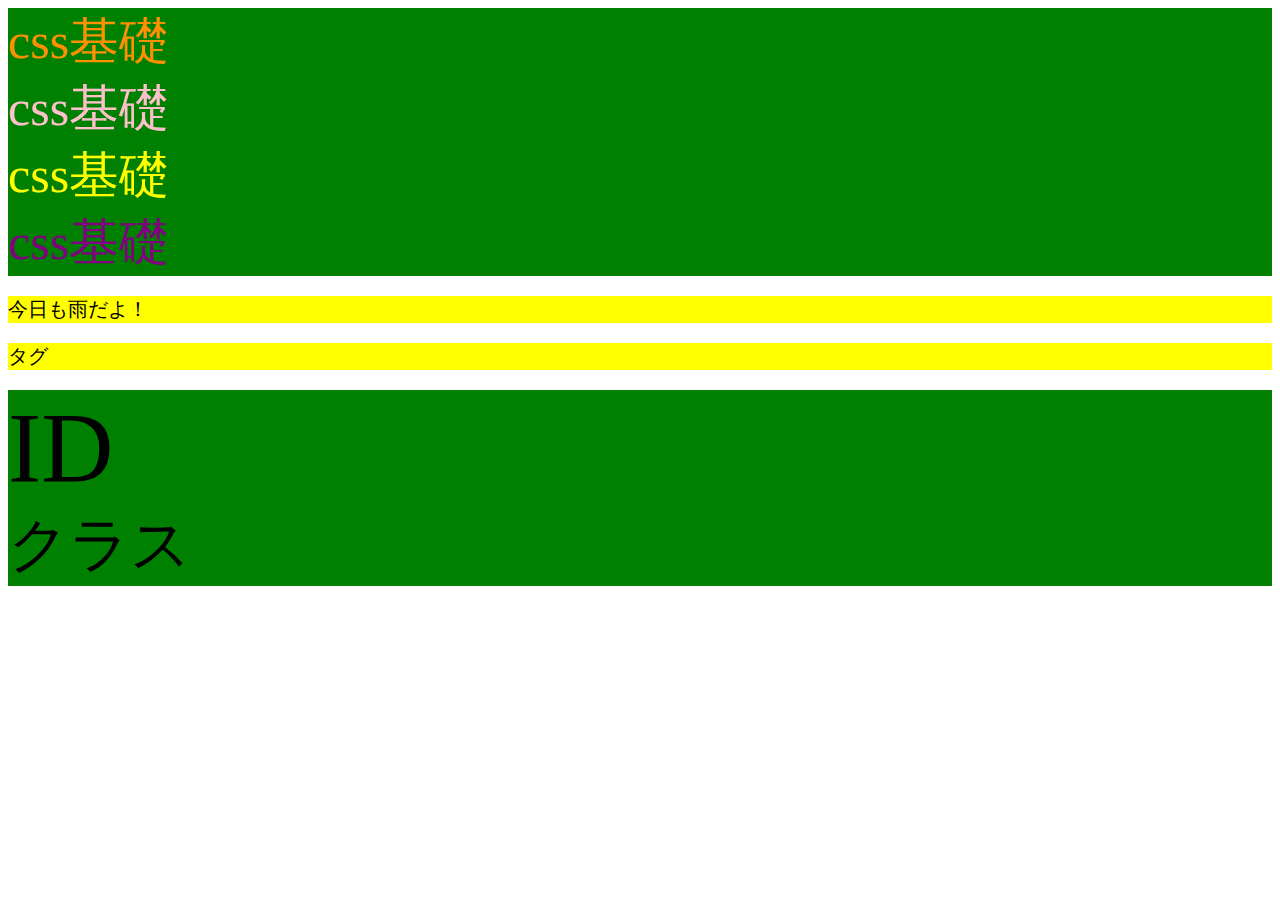
<file: menu/nexseed/day0113/index.html>
<!DOCTYPE html>
<html lang="ja">
<head>
    <meta charset="UTF-8">
    <meta http-equiv="X-UA-Compatible" content="IE=edge">
    <meta name="viewport" content="width=device-width, initial-scale=1.0">
    <title>Css prectice</title>
    <link rel="stylesheet" href="style.css">
    <!-- エンベット -->
    <style>
        div {
            font-size: 50px;
        }
    </style>
</head>
<body>
    <!-- インライインの書き方 -->
    <div style="color: rgb(255, 145, 0);">css基礎</div>
    <div style="color: pink;">css基礎</div>
    <div style="color: yellow;">css基礎</div>
    <div style="color: purple;">css基礎</div>
    <p>今日も雨だよ！</p>
    <p>タグ</p>
    <div id="section" class="btn">ID</div>
    <div class="btn">クラス</div>
</body>
</html>
</file>
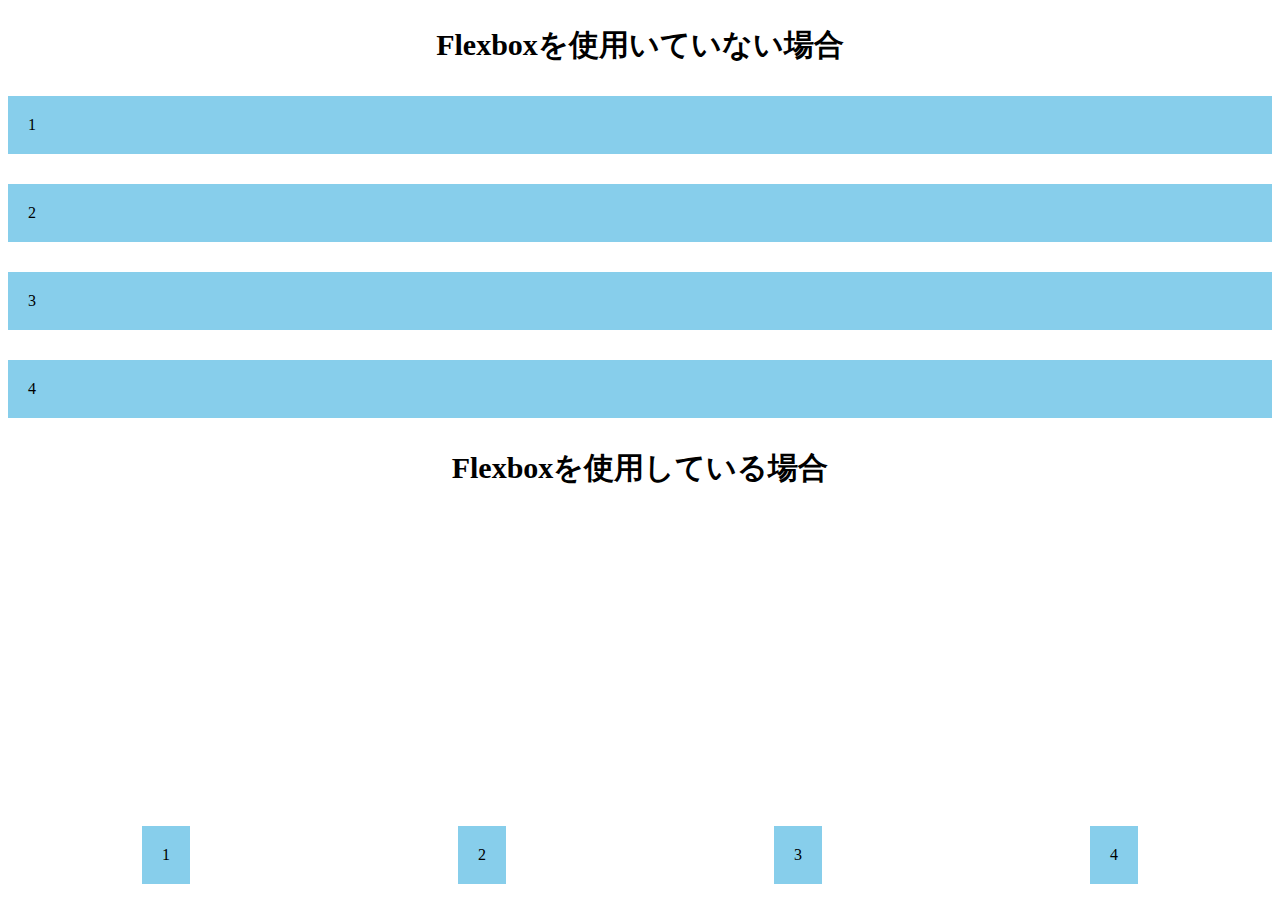
<file: menu/nexseed/day0114/index.html>
<!DOCTYPE html>
<html lang="ja">

<head>
    <meta charset="UTF-8">
    <meta http-equiv="X-UA-Compatible" content="IE=edge">
    <meta name="viewport" content="width=device-width, initial-scale=1.0">
    <title>Flexbox</title>
    <link rel="stylesheet" href="./style.css">
</head>

<body>
    <h2>Flexboxを使用いていない場合</h2>
    <div>
        <div class="box">1</div>
        <div class="box">2</div>
        <div class="box">3</div>
        <div class="box">4</div>
    </div>
    <h2>Flexboxを使用している場合</h2>
    <div class="flex1">
        <div class="box">1</div>
        <div class="box">2</div>
        <div class="box">3</div>
        <div class="box">4</div>
    </div>
   
</body>

</html>
</file>
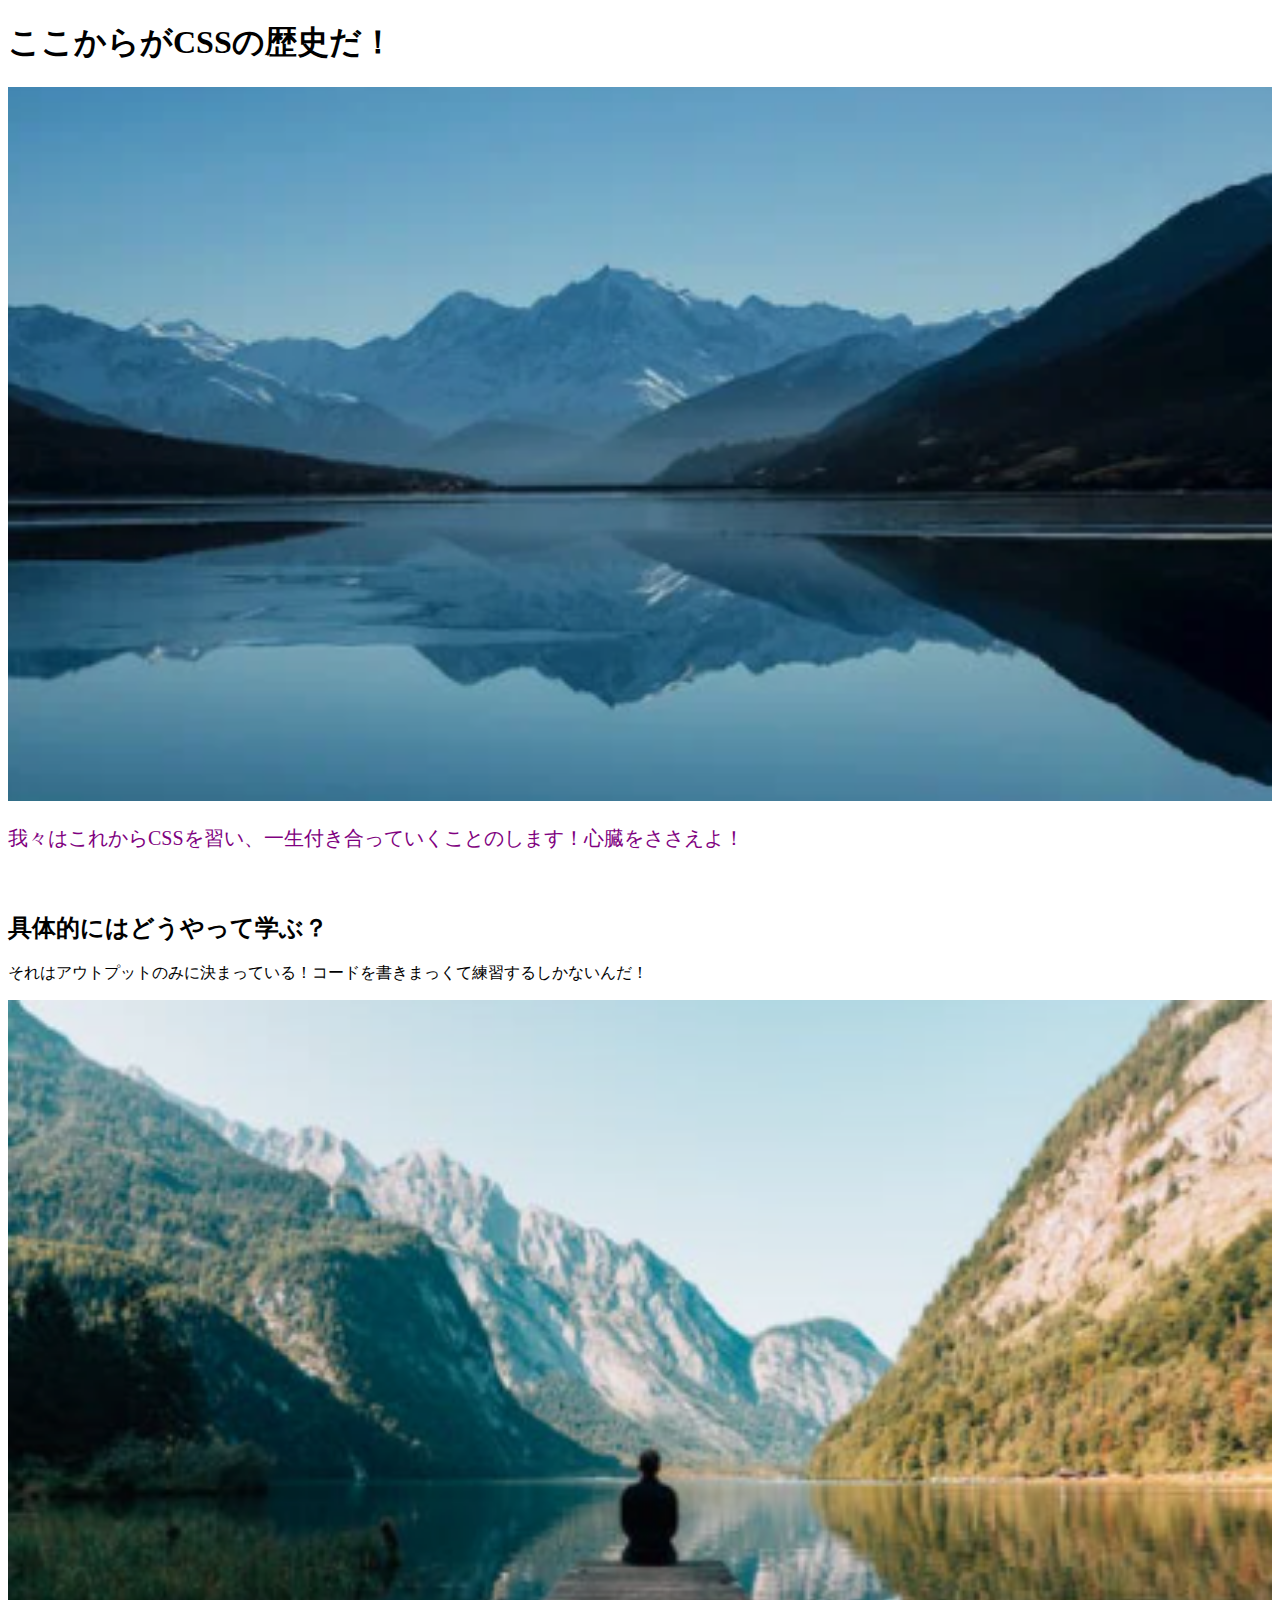
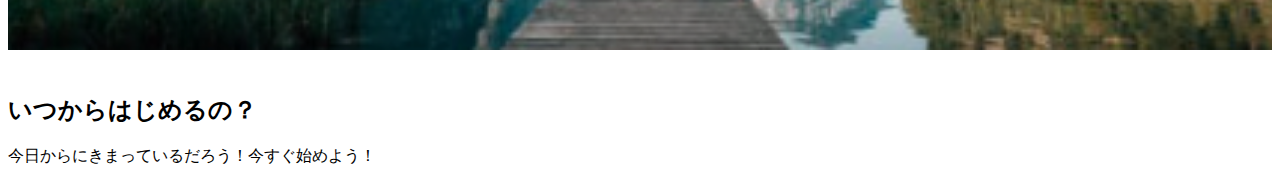
<file: menu/nexseed/day0113/prectice/index.html>
<!DOCTYPE html>
<html lang="ja">
<head>
    <meta charset="UTF-8">
    <meta http-equiv="X-UA-Compatible" content="IE=edge">
    <meta name="viewport" content="width=device-width, initial-scale=1.0">
   <link rel="stylesheet" href="style.css">
    <title>practice</title>
</head>
<body>
    <!-- <P class="test">テスト</P> -->
    <h1>ここからがCSSの歴史だ！</h1>
    <img src="sample2.png" class="img">
    <P class="test"> 我々はこれからCSSを習い、一生付き合っていくことのします！心臓をささえよ！</P>
<div class="division">段落分け</div>
<h2 class="sub.title">具体的にはどうやって学ぶ？</h2>
<P>それはアウトプットのみに決まっている！コードを書きまっくて練習するしかないんだ！</P>
<img src="sample1.png" class="img" >
<div class="division">段落分け</div>
<h2 class="sub.title">いつからはじめるの？</h2>
<p>今日からにきまっているだろう！今すぐ始めよう！</p>
</body>
</html>
</file>
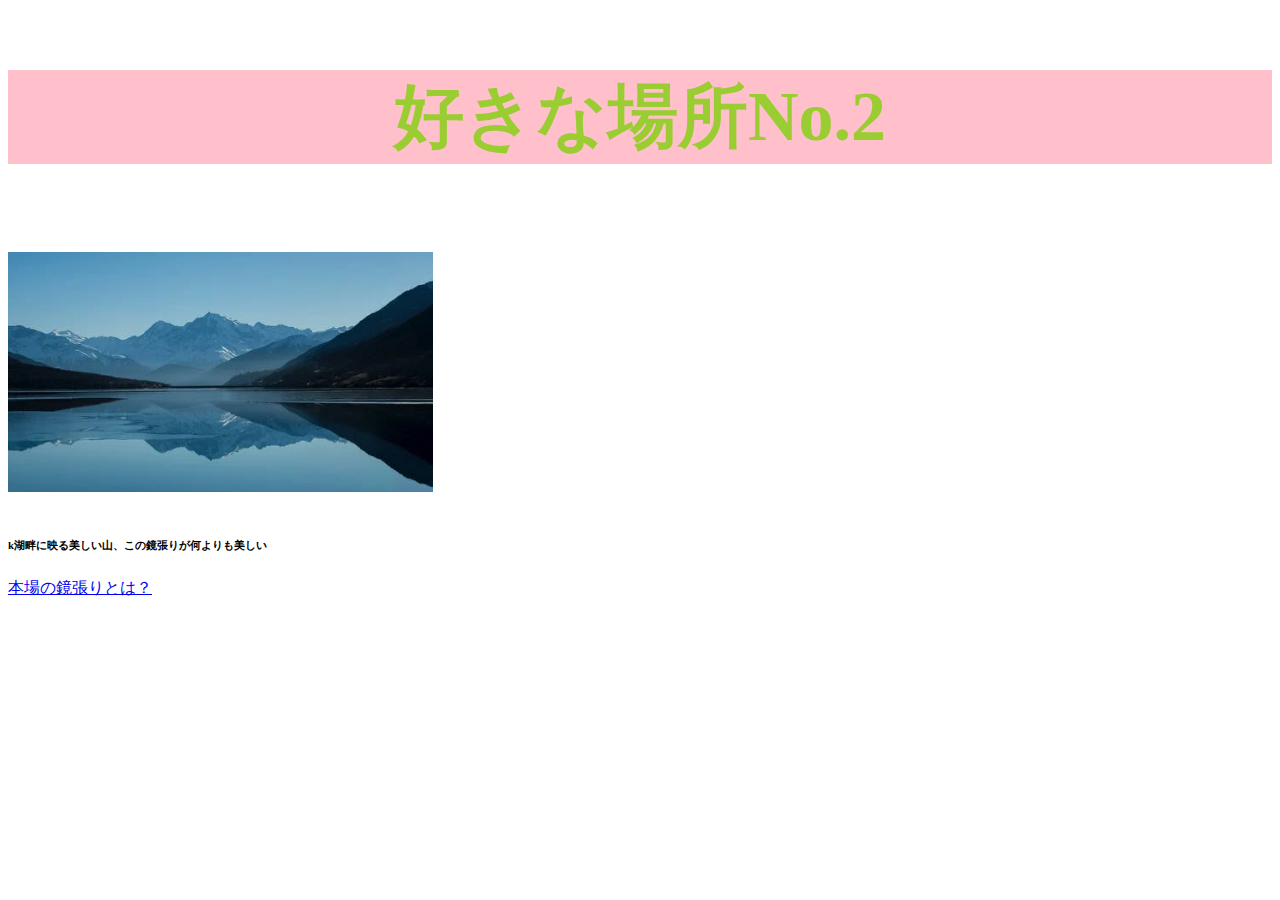
<file: menu/nexseed/day0112/homework saki/change/index.html>
<!DOCTYPE html>
<html lang="ja">

<head>
    <meta charset="UTF-8">
    <meta http-equiv="X-UA-Compatible" content="IE=edge">
    <meta name="viewport" content="width=device-width, initial-scale=1.0">
    <title>Document</title>
</head>
<link rel="stylesheet" href="style..css">
<body>

</body>
<div>
    <h3 class="main-title">好きな場所No.2</h3>
</div>
<br>
<div>
    <img src="sample2.png" alt="Mirror-fitted of the mountain">
</div>
<br>
<h6>k湖畔に映る美しい山、この鏡張りが何よりも美しい</h6>
<div>
    <a href="https://rtrp.jp/articles/2211/">本場の鏡張りとは？</a>

</html>
</file>
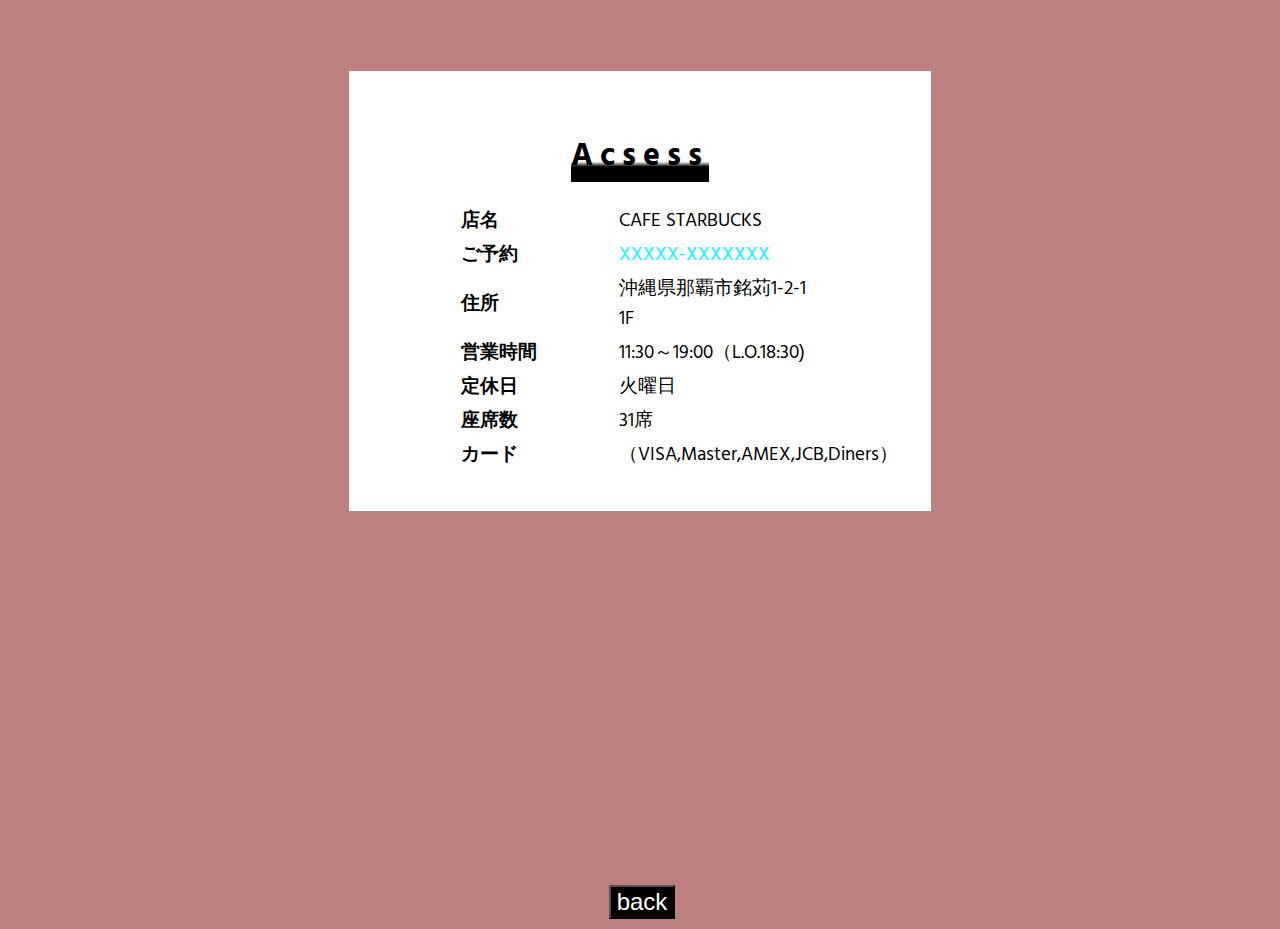
<file: acsess/acsess.html>
<!DOCTYPE html>
<html lang="ja">
<head>
    <meta charset="UTF-8">
    <meta http-equiv="X-UA-Compatible" content="IE=edge">
    <meta name="viewport" content="width=device-width, initial-scale=1.0">
    <link rel="preconnect" href="https://fonts.googleapis.com">
<link rel="preconnect" href="https://fonts.gstatic.com" crossorigin>
<link href="https://fonts.googleapis.com/css2?family=Hind:wght@600&display=swap" rel="stylesheet">
    <link rel="stylesheet" href="../assets/css/acsess.css">
    <title>Document</title>
</head>
<body>
    <header>
    </header>
        <article>
            <div>
                <h1>Acsess</h1>
            </div>
           
            <table>
                <tbody>
                    <tr>
                        <th>店名</th>
                        <td>CAFE STARBUCKS</td>
                    </tr>
                    <tr>
                        <th>ご予約</th>
                        <td class="tel">XXXXX-XXXXXXX</td>
                    </tr>
                    <tr>
                        <th>住所</th>
                        <td>沖縄県那覇市銘苅1-2-1 1F</td>
                    </tr>
                    <tr>
                        <th>営業時間</th>
                        <td>11:30～19:00（L.O.18:30)</td>
                    </tr>
                    <tr>
                        <th>定休日</th>
                        <td>火曜日</td>
                    </tr>
                    <tr>
                        <th>座席数</th>
                        <td>31席</td>
                    </tr>
                    <tr>
                        <th>カード</th>
                        <td>（VISA,Master,AMEX,JCB,Diners）</td>
                    </tr>
                </tbody>
            </table>
        </article>         
       <section>
        <div>
            <iframe src="https://www.google.com/maps/embed?pb=!1m18!1m12!1m3!1d7157.772170220394!2d127.69521357458305!3d26.232890683700205!2m3!1f0!2f0!3f0!3m2!1i1024!2i768!4f13.1!3m3!1m2!1s0x34e56bc321e476a1%3A0xdac26be204d418c!2z44CSOTAwLTAwMDQg5rKW57iE55yM6YKj6KaH5biC6YqY6IuF!5e0!3m2!1sja!2sjp!4v1646559719791!5m2!1sja!2sjp" width="400" height="300" style="border:0;" allowfullscreen="" loading="lazy"></iframe>
        </div>
       </section>
     <section>
         <a href="../index.html"> <button class="btn">back</button></a>
        
     </section>
</body>
</html>
</file>
<file: assets/css/top.css>
@charset "UTF-8";
body {
  background-color: #e9ccb0;
  font-family: 'Hind', sans-serif;
}

header {
  width: 100%;
  height: 10%;
  background-color: black;
  display: -webkit-box;
  display: -ms-flexbox;
  display: flex;
  -webkit-box-align: center;
      -ms-flex-align: center;
          align-items: center;
  -webkit-box-pack: justify;
      -ms-flex-pack: justify;
          justify-content: space-between;
  position: fixed;
  z-index: 1;
}

body div ul {
  display: -webkit-box;
  display: -ms-flexbox;
  display: flex;
}

body div ul li {
  padding: 0 20px 0 10px;
  font-size: 150%;
}

a {
  font-weight: bold;
  text-decoration: none;
}

a:link {
  color: white;
}

a:visited {
  color: white;
}

a:hover {
  color: gray;
  text-decoration: underline;
}

a:active {
  color: palevioletred;
}

nav {
  display: -webkit-box;
  display: -ms-flexbox;
  display: flex;
  position: fixed;
  top: 0;
  left: -500px;
  bottom: 0;
  width: 500px;
  background: white;
  overflow-x: hidden;
  overflow-y: auto;
  -webkit-overflow-scrolling: touch;
  -webkit-transition: .5s;
  transition: .5s;
  z-index: 3;
}

nav.inner {
  padding: 25px;
}

nav.inner ul {
  list-style: none;
  margin: 0;
  padding: 0;
  display: -webkit-box;
  display: -ms-flexbox;
  display: flex;
  -webkit-box-orient: vertical;
  -webkit-box-direction: normal;
      -ms-flex-direction: column;
          flex-direction: column;
}

nav.inner ul li {
  position: relative;
  margin: 0;
  margin-right: 30%;
  border-bottom: 1px solid #333;
}

nav.inner ul li a {
  color: #333;
  font-size: 105%;
  padding: 2%;
  text-decoration: none;
  -webkit-transition-duration: 0.2s;
          transition-duration: 0.2s;
}

nav.inner ul li a:hover {
  background: #e4e4e4;
}

.hum {
  height: 600px;
  width: 400px;
}

.open nav {
  left: 0;
}

@media screen and (max-width: 767px) {
  nav {
    left: -240px;
    width: 240px;
  }
}

@-webkit-keyframes equalizer01 {
  0% {
    width: 70%;
  }
  10% {
    width: 50%;
  }
  20% {
    width: 100%;
  }
  30% {
    width: 10%;
  }
  40% {
    width: 50%;
  }
  50% {
    width: 70%;
  }
  60% {
    width: 50%;
  }
  70% {
    width: 10%;
  }
  80% {
    width: 100%;
  }
  90% {
    width: 10%;
  }
  100% {
    width: 70%;
  }
}

@keyframes equalizer01 {
  0% {
    width: 70%;
  }
  10% {
    width: 50%;
  }
  20% {
    width: 100%;
  }
  30% {
    width: 10%;
  }
  40% {
    width: 50%;
  }
  50% {
    width: 70%;
  }
  60% {
    width: 50%;
  }
  70% {
    width: 10%;
  }
  80% {
    width: 100%;
  }
  90% {
    width: 10%;
  }
  100% {
    width: 70%;
  }
}

@-webkit-keyframes equalizer02 {
  0% {
    width: 30%;
  }
  10% {
    width: 20%;
  }
  20% {
    width: 40%;
  }
  30% {
    width: 10%;
  }
  40% {
    width: 20%;
  }
  50% {
    width: 30%;
  }
  60% {
    width: 20%;
  }
  70% {
    width: 10%;
  }
  80% {
    width: 40%;
  }
  90% {
    width: 10%;
  }
  100% {
    width: 30%;
  }
}

@keyframes equalizer02 {
  0% {
    width: 30%;
  }
  10% {
    width: 20%;
  }
  20% {
    width: 40%;
  }
  30% {
    width: 10%;
  }
  40% {
    width: 20%;
  }
  50% {
    width: 30%;
  }
  60% {
    width: 20%;
  }
  70% {
    width: 10%;
  }
  80% {
    width: 40%;
  }
  90% {
    width: 10%;
  }
  100% {
    width: 30%;
  }
}

.toggle_btn {
  display: block;
  position: fixed;
  top: 0px;
  left: 0px;
  width: 60px;
  height: 30px;
  -webkit-transform: translate(0, 0);
          transform: translate(0, 0);
  -webkit-transition: all .5s;
  transition: all .5s;
  cursor: pointer;
  z-index: 2;
}

.open .toggle_btn {
  left: 330px;
}

.toggle_btn span {
  display: block;
  position: absolute;
  left: 0;
  width: 30px;
  height: 2px;
  background-color: #666;
  -webkit-transition: all .5s;
  transition: all .5s;
}

.toggle_btn span:nth-child(1) {
  top: 5px;
  width: 60px;
  -webkit-animation: equalizer01 7000ms infinite;
          animation: equalizer01 7000ms infinite;
}

.toggle_btn span:nth-child(2) {
  top: 15px;
  width: 30px;
  -webkit-animation: equalizer02 5000ms infinite;
          animation: equalizer02 5000ms infinite;
  -webkit-animation-delay: 0.33s;
          animation-delay: 0.33s;
}

.toggle_btn span:nth-child(3) {
  top: 25px;
  width: 20px;
  -webkit-animation: equalizer02 5000ms infinite;
          animation: equalizer02 5000ms infinite;
}

.open .toggle_btn span {
  background-color: #fff;
  width: 30px;
}

.open .toggle_btn span:nth-child(1) {
  -webkit-transform: translate(0, 10px) rotate(-45deg);
          transform: translate(0, 10px) rotate(-45deg);
  -webkit-animation: unset;
          animation: unset;
}

.open .toggle_btn span:nth-child(2) {
  opacity: 0;
  -webkit-animation: unset;
          animation: unset;
}

.open .toggle_btn span:nth-child(3) {
  -webkit-transform: translate(0, -10px) rotate(45deg);
          transform: translate(0, -10px) rotate(45deg);
  -webkit-animation: unset;
          animation: unset;
}

@media screen and (max-width: 767px) {
  .open .toggle_btn {
    left: 260px;
  }
}

#mask {
  display: none;
}

.open #mask {
  display: block;
  position: fixed;
  top: 0;
  left: 0;
  width: 100%;
  height: 100%;
  background: #000;
  opacity: .8;
  z-index: 2;
  cursor: pointer;
  -webkit-transition: all .5s;
  transition: all .5s;
}

.content {
  display: block;
}

.title {
  background-image: url("../../img/main_pic.jpg");
  background-repeat: no-repeat;
  background-size: 95% auto;
  padding: 400px 20px 8px 20px;
  opacity: 0.9;
}

h1 {
  font-size: 300%;
  margin: 2% 5% 2% 2%;
  border-top: 2px solid #000;
  border-bottom: 2px solid #000;
  -webkit-animation: yeah 6s;
          animation: yeah 6s;
  -webkit-animation-iteration-count: 3;
          animation-iteration-count: 3;
}

@-webkit-keyframes yeah {
  0% {
    opacity: 0;
    -webkit-transform: translateX(100px);
            transform: translateX(100px);
  }
  100% {
    opacity: 1;
    -webkit-transform: translateX(0);
            transform: translateX(0);
  }
}

@keyframes yeah {
  0% {
    opacity: 0;
    -webkit-transform: translateX(100px);
            transform: translateX(100px);
  }
  100% {
    opacity: 1;
    -webkit-transform: translateX(0);
            transform: translateX(0);
  }
}

span {
  font-size: 100%;
  color: white;
  opacity: 0.8;
}

/*========top画像のスライドショー  ============*/
.top_pic {
  width: 700px;
  height: auto;
}

.top_silde {
  position: relative;
  width: 50%;
  height: 500px;
  margin: 0 0 3% 2%;
}

.top_silde img {
  position: absolute;
}

.arrow {
  font-size: 500%;
  text-align: center;
  margin: 5% 0 5% 0;
  color: gray;
  position: relative;
  -webkit-animation: bounce 2s;
          animation: bounce 2s;
  -webkit-animation-iteration-count: 3;
          animation-iteration-count: 3;
}

.arrow svg {
  position: absolute;
  top: 50%;
  left: 50%;
  -webkit-transform: translate(-50%, -50%);
          transform: translate(-50%, -50%);
  fill: #5851ec;
}

@-webkit-keyframes bounce {
  0%, 20%, 50%, 80%, 100% {
    -webkit-transform: translateY(0);
            transform: translateY(0);
  }
  40% {
    -webkit-transform: translateY(-30px);
            transform: translateY(-30px);
  }
  60% {
    -webkit-transform: translateY(-15px);
            transform: translateY(-15px);
  }
}

@keyframes bounce {
  0%, 20%, 50%, 80%, 100% {
    -webkit-transform: translateY(0);
            transform: translateY(0);
  }
  40% {
    -webkit-transform: translateY(-30px);
            transform: translateY(-30px);
  }
  60% {
    -webkit-transform: translateY(-15px);
            transform: translateY(-15px);
  }
}

.sub_content {
  display: -webkit-box;
  display: -ms-flexbox;
  display: flex;
  margin-top: 6%;
  margin-bottom: 5%;
}

.item {
  background-color: #df9957;
  color: black;
  width: 35%;
  height: 55%;
  display: -webkit-box;
  display: -ms-flexbox;
  display: flex;
  -webkit-box-orient: horizontal;
  -webkit-box-direction: normal;
      -ms-flex-direction: row;
          flex-direction: row;
  -webkit-box-align: center;
      -ms-flex-align: center;
          align-items: center;
  padding: 1%;
  margin: 1%;
  border-radius: 30px 0 10px 0;
}

h2 {
  color: white;
  font-size: 150%;
  padding: 0.5%;
  background-color: black;
  letter-spacing: 5px;
  line-height: 1.5;
  margin-right: 40%;
  margin-bottom: 5%;
  margin-top: 5%;
}

.coffee {
  height: 60%;
  width: 75%;
  text-align: center;
  padding-bottom: 5%;
}

h3 {
  font-size: 300%;
  background: -webkit-gradient(linear, left top, left bottom, color-stop(60%, transparent), color-stop(70%, #df9957));
  background: linear-gradient(transparent 60%, #df9957 70%);
  margin: 2% 80% 2% 2%;
  -webkit-animation: yeah2 5s infinite;
          animation: yeah2 5s infinite;
}

@-webkit-keyframes yeah2 {
  0% {
    opacity: 0;
    -webkit-transform: translateX(100px);
            transform: translateX(100px);
  }
  100% {
    opacity: 1;
    -webkit-transform: translateX(0);
            transform: translateX(0);
  }
}

@keyframes yeah2 {
  0% {
    opacity: 0;
    -webkit-transform: translateX(100px);
            transform: translateX(100px);
  }
  100% {
    opacity: 1;
    -webkit-transform: translateX(0);
            transform: translateX(0);
  }
}

.slide {
  margin: auto;
  width: 85%;
  height: 40%;
}

.slideimg {
  height: 40px;
  -webkit-transition: all .5s ease;
  transition: all .5s ease;
}

.slideimg:hover {
  -webkit-transform: scale(1.2, 1.2);
          transform: scale(1.2, 1.2);
}

.drip {
  width: 250px;
  height: 350px;
}

.slick-track {
  padding: 20px 0;
}

/*===============slick setting================*/
.slick-prev:before,
.slick-next:before {
  color: white;
}

.slick-dots li
button:before {
  color: white;
}

.slick-initialized .slick-slide {
  display: -webkit-box;
  display: -ms-flexbox;
  display: flex;
}

.last {
  padding: 3%;
  text-align: end;
  font-size: 130%;
  font-weight: bold;
}

.last {
  -webkit-animation: SlideIn 5s;
          animation: SlideIn 5s;
}

/* lastアニメーションの設定 */
@-webkit-keyframes SlideIn {
  0% {
    opacity: 0;
    /*初期状態では透明に*/
    -webkit-transform: translateX(64px);
            transform: translateX(64px);
  }
  100% {
    opacity: 1;
    -webkit-transform: translateX(0);
            transform: translateX(0);
  }
}
@keyframes SlideIn {
  0% {
    opacity: 0;
    /*初期状態では透明に*/
    -webkit-transform: translateX(64px);
            transform: translateX(64px);
  }
  100% {
    opacity: 1;
    -webkit-transform: translateX(0);
            transform: translateX(0);
  }
}

footer {
  width: 100%;
  height: 30%;
  background-color: black;
  color: white;
}
/*# sourceMappingURL=top.css.map */
</file>
<file: goods/assets/css/style.css>
header {
  width: auto;
  height: 13vh;
  background-color: rgba(102, 57, 17, 0.562);
}

.header_left {
  display: -webkit-box;
  display: -ms-flexbox;
  display: flex;
  -webkit-box-align: center;
      -ms-flex-align: center;
          align-items: center;
}

.header_left img {
  margin-top: 5px;
  width: 80px;
  height: 80px;
}

main {
  padding: 5% 15%;
  height: auto;
  width: 100%;
  background-image: url("https://i.pinimg.com/originals/1b/27/55/1b2755bab4774ca5582c20f8ef5a1e78.jpg");
  background-position: center;
  background-size: cover;
  background-repeat: no-repeat;
}

.title {
  font-size: 50px;
  font-family: 'Permanent Marker', cursive;
  color: #492503;
}

.title2 {
  padding-top: 150px;
}

.love {
  height: 30px;
}

.love2 {
  height: 12px;
}

.btn1 a {
  color: #462103;
  font-family: "Caveat", cursive;
  text-decoration: none;
}

.btn1 {
  font-size: 18px;
  display: inline-block;
  padding: 0.4em 1em 0.2em;
  color: #ffffff;
  border: #ffffff dashed 1px;
  -webkit-box-shadow: 0 0 0 0.2em #e9cc96;
  box-shadow: 0 0 0 0.2em #e9cc96;
  border-radius: 2.5px;
  background-color: #e9cc96;
  cursor: pointer;
  -webkit-transform: translateX(1100px) translateY(20px);
  transform: translateX(1100px) translateY(20px);
}
/*# sourceMappingURL=style.css.map */
</file>
<file: menu/assets/css/style.css>
header {
  width: auto;
  height: 13vh;
  background-color: rgba(102, 57, 17, 0.562);
}

.header_left {
  display: -webkit-box;
  display: -ms-flexbox;
  display: flex;
  -webkit-box-align: center;
      -ms-flex-align: center;
          align-items: center;
}

.header_left img {
  margin-top: 5px;
  width: 80px;
  height: 80px;
}

.main {
  height: auto;
  width: 100%;
  background-image: url("https://i.pinimg.com/originals/1b/27/55/1b2755bab4774ca5582c20f8ef5a1e78.jpg");
  background-position: center;
  background-size: cover;
  background-repeat: no-repeat;
}

.wrap {
  display: -webkit-box;
  display: -ms-flexbox;
  display: flex;
  -webkit-box-align: center;
      -ms-flex-align: center;
          align-items: center;
  height: 340px;
  overflow: hidden;
}

.slideshow {
  display: -webkit-box;
  display: -ms-flexbox;
  display: flex;
}

.content img {
  width: 300px;
  height: 300px;
  margin: 10px;
  border-radius: 10%;
}

.slideshow {
  display: -webkit-box;
  display: -ms-flexbox;
  display: flex;
  -webkit-animation: loop-slide 20s infinite linear 1s both;
          animation: loop-slide 20s infinite linear 1s both;
}

@-webkit-keyframes loop-slide {
  from {
    -webkit-transform: translateX(0);
            transform: translateX(0);
  }
  to {
    -webkit-transform: translateX(-100%);
            transform: translateX(-100%);
  }
}

@keyframes loop-slide {
  from {
    -webkit-transform: translateX(0);
            transform: translateX(0);
  }
  to {
    -webkit-transform: translateX(-100%);
            transform: translateX(-100%);
  }
}

.slide-paused:hover .slideshow {
  -webkit-animation-play-state: paused;
  animation-play-state: paused;
}

.content-hover {
  -webkit-transition: all 0.2s;
  transition: all 0.2s;
  margin-right: 20px;
}

.content-hover:hover {
  -webkit-transform: translateY(-20px);
          transform: translateY(-20px);
  border-radius: 0 10%;
  -webkit-box-shadow: 0 3px 10px 0 #333;
          box-shadow: 0 3px 10px 0 #333;
  opacity: 0.8;
  cursor: pointer;
}

.main_menu {
  width: 80%;
  background-color: rgba(255, 255, 255, 0.493);
  display: -webkit-box;
  display: -ms-flexbox;
  display: flex;
  -webkit-box-orient: vertical;
  -webkit-box-direction: normal;
      -ms-flex-direction: column;
          flex-direction: column;
  -webkit-box-align: center;
      -ms-flex-align: center;
          align-items: center;
  padding-bottom: 100px;
}

h1 {
  padding-top: 100px;
  text-align: center;
  font-size: 80px;
  color: #6d3a11;
  font-family: 'Caveat', cursive;
  padding-bottom: 50px;
}

.sub_title {
  display: -webkit-box;
  display: -ms-flexbox;
  display: flex;
  -webkit-box-orient: vertical;
  -webkit-box-direction: normal;
      -ms-flex-direction: column;
          flex-direction: column;
  -webkit-box-align: center;
      -ms-flex-align: center;
          align-items: center;
  padding-top: 40px;
}

.sub_title h2 {
  font-family: 'Comfortaa', cursive;
  font-size: 30px;
  color: #462103;
  text-align: center;
}

.menu dl {
  width: 100vh;
  display: -webkit-box;
  display: -ms-flexbox;
  display: flex;
  border-bottom: solid #462103 1px;
  padding-top: 15px;
}

.menu dl dd, .menu dl dt {
  font-size: 18px;
  font-family: "Hachi Maru Pop", cursive;
  color: #462103;
}

.menu dl dt {
  width: 45%;
}

.menu dl dd {
  font-size: 16px;
  padding-right: 30px;
  width: 55%;
}

.irasuto {
  height: 100px;
  width: 100px;
}

.position {
  display: -webkit-box;
  display: -ms-flexbox;
  display: flex;
  -webkit-box-orient: vertical;
  -webkit-box-direction: normal;
      -ms-flex-direction: column;
          flex-direction: column;
  -webkit-box-pack: center;
      -ms-flex-pack: center;
          justify-content: center;
  -webkit-box-align: center;
      -ms-flex-align: center;
          align-items: center;
}

.pop {
  -webkit-transform: translateX(30px) translateY(50px);
          transform: translateX(30px) translateY(50px);
  height: 150px;
  width: auto;
}

.box {
  overflow: hidden;
}

.box p {
  font-family: "Caveat", cursive;
  font-size: 50px;
  color: #462103;
  -webkit-transform: translateY(-50px) translateX(60px);
          transform: translateY(-50px) translateX(60px);
}

.kuma {
  height: 300px;
  -webkit-animation: pikopiko 1s steps(2, start) infinite;
          animation: pikopiko 1s steps(2, start) infinite;
}

@-webkit-keyframes pikopiko {
  0% {
    -webkit-transform: translateX(1200px) rotate(20deg);
            transform: translateX(1200px) rotate(20deg);
  }
  to {
    -webkit-transform: translateX(1200px) rotate(10deg);
            transform: translateX(1200px) rotate(10deg);
  }
}

@keyframes pikopiko {
  0% {
    -webkit-transform: translateX(1200px) rotate(20deg);
            transform: translateX(1200px) rotate(20deg);
  }
  to {
    -webkit-transform: translateX(1200px) rotate(10deg);
            transform: translateX(1200px) rotate(10deg);
  }
}

.footer {
  padding-bottom: 50px;
  overflow: hidden;
}

.btn {
  font-size: 18px;
  display: inline-block;
  padding: 0.4em 1em 0.2em;
  color: #ffffff;
  border: #ffffff dashed 1px;
  -webkit-box-shadow: 0 0 0 0.2em #e9cc96;
          box-shadow: 0 0 0 0.2em #e9cc96;
  border-radius: 2.5px;
  background-color: #e9cc96;
  cursor: pointer;
  -webkit-transform: translateX(1100px) translateY(20px);
          transform: translateX(1100px) translateY(20px);
}

.btn a {
  color: #462103;
  font-family: "Caveat", cursive;
  text-decoration: none;
}

.love {
  height: 12px;
}
/*# sourceMappingURL=style.css.map */
</file>
<file: menu/nexseed/day0113/style.css>
div{
    background-color: green;
}

p{
    font-size: 20px;
    background-color: yellow;
}

#section{
font-size: 40px;    f
}

.btn{
    font-size: 60px;
}

#section{
    font-size: 100px;
}
</file>
<file: menu/nexseed/day0114/style.css>
h2{
    font-size: 30px;
    font-weight: bold;
    text-align: center;
}

.box{
    background-color: skyblue;
    margin: 30px 0;
    padding: 20px;
}

.flex1{
    display: flex;
    justify-content: space-around;
    align-items: flex-end;
    height: 400px;
}
</file>
<file: menu/nexseed/day0113/prectice/style.css>
/* .test{
    color: blue;
} */
.h1{
    font-size: 80px; 
    text-align: center;
}
.img{width: 100%;

}

.test{
    font-size: 20px; 
    color: purple;
}

.division{ height: 20px; 
    color: transparent;
}
.sub.title{
    font-size: 60px; 
    font-weight: bold;

}
</file>
<file: menu/nexseed/day0112/homework saki/change/style..css>
.main-title{
     font-size: 70px;
     color: yellowgreen;
     text-align: center;
     background-color: pink;
 }
.img{
     width: 100%;
 }

.h6{
     
     font-size: 50px;
     font-weight: bold;
    background-color: transparent;    
 }
</file>
<file: assets/css/acsess.css>
body {
  background-color: rgba(132, 19, 19, 0.537);
  display: -webkit-box;
  display: -ms-flexbox;
  display: flex;
  -webkit-box-orient: vertical;
  -webkit-box-direction: normal;
      -ms-flex-direction: column;
          flex-direction: column;
  -webkit-box-align: center;
      -ms-flex-align: center;
          align-items: center;
  -webkit-box-pack: center;
      -ms-flex-pack: center;
          justify-content: center;
  font-family: 'Hind', sans-serif;
}

article {
  background-color: white;
  display: -webkit-box;
  display: -ms-flexbox;
  display: flex;
  -webkit-box-orient: vertical;
  -webkit-box-direction: normal;
      -ms-flex-direction: column;
          flex-direction: column;
  -webkit-box-pack: center;
      -ms-flex-pack: center;
          justify-content: center;
  -webkit-box-align: center;
      -ms-flex-align: center;
          align-items: center;
  height: 80%;
  width: 40%;
  padding: 3%;
  margin-top: 5%;
  margin-bottom: 5%;
}

h1 {
  text-align: center;
  font-size: 200%;
  letter-spacing: 7px;
  background: -webkit-gradient(linear, left top, left bottom, color-stop(60%, transparent), color-stop(70%, black));
  background: linear-gradient(transparent 60%, black 70%);
}

.tel {
  color: aqua;
}

tr {
  font-size: 120%;
}

th {
  text-align: start;
}

td {
  padding-left: 22%;
}

.btn {
  font-size: 150%;
  margin: 3%;
  border-color: black;
  color: #fff;
  -webkit-box-shadow: 0 0 40px 40px black inset, 0 0 0 0 black;
          box-shadow: 0 0 40px 40px black inset, 0 0 0 0 black;
  -webkit-transition: all 150ms ease-in-out;
  transition: all 150ms ease-in-out;
}

.btn:hover {
  -webkit-box-shadow: 0 0 10px 0 black inset, 0 0 10px 4px black;
          box-shadow: 0 0 10px 0 black inset, 0 0 10px 4px black;
}
/*# sourceMappingURL=acsess.css.map */
</file>
